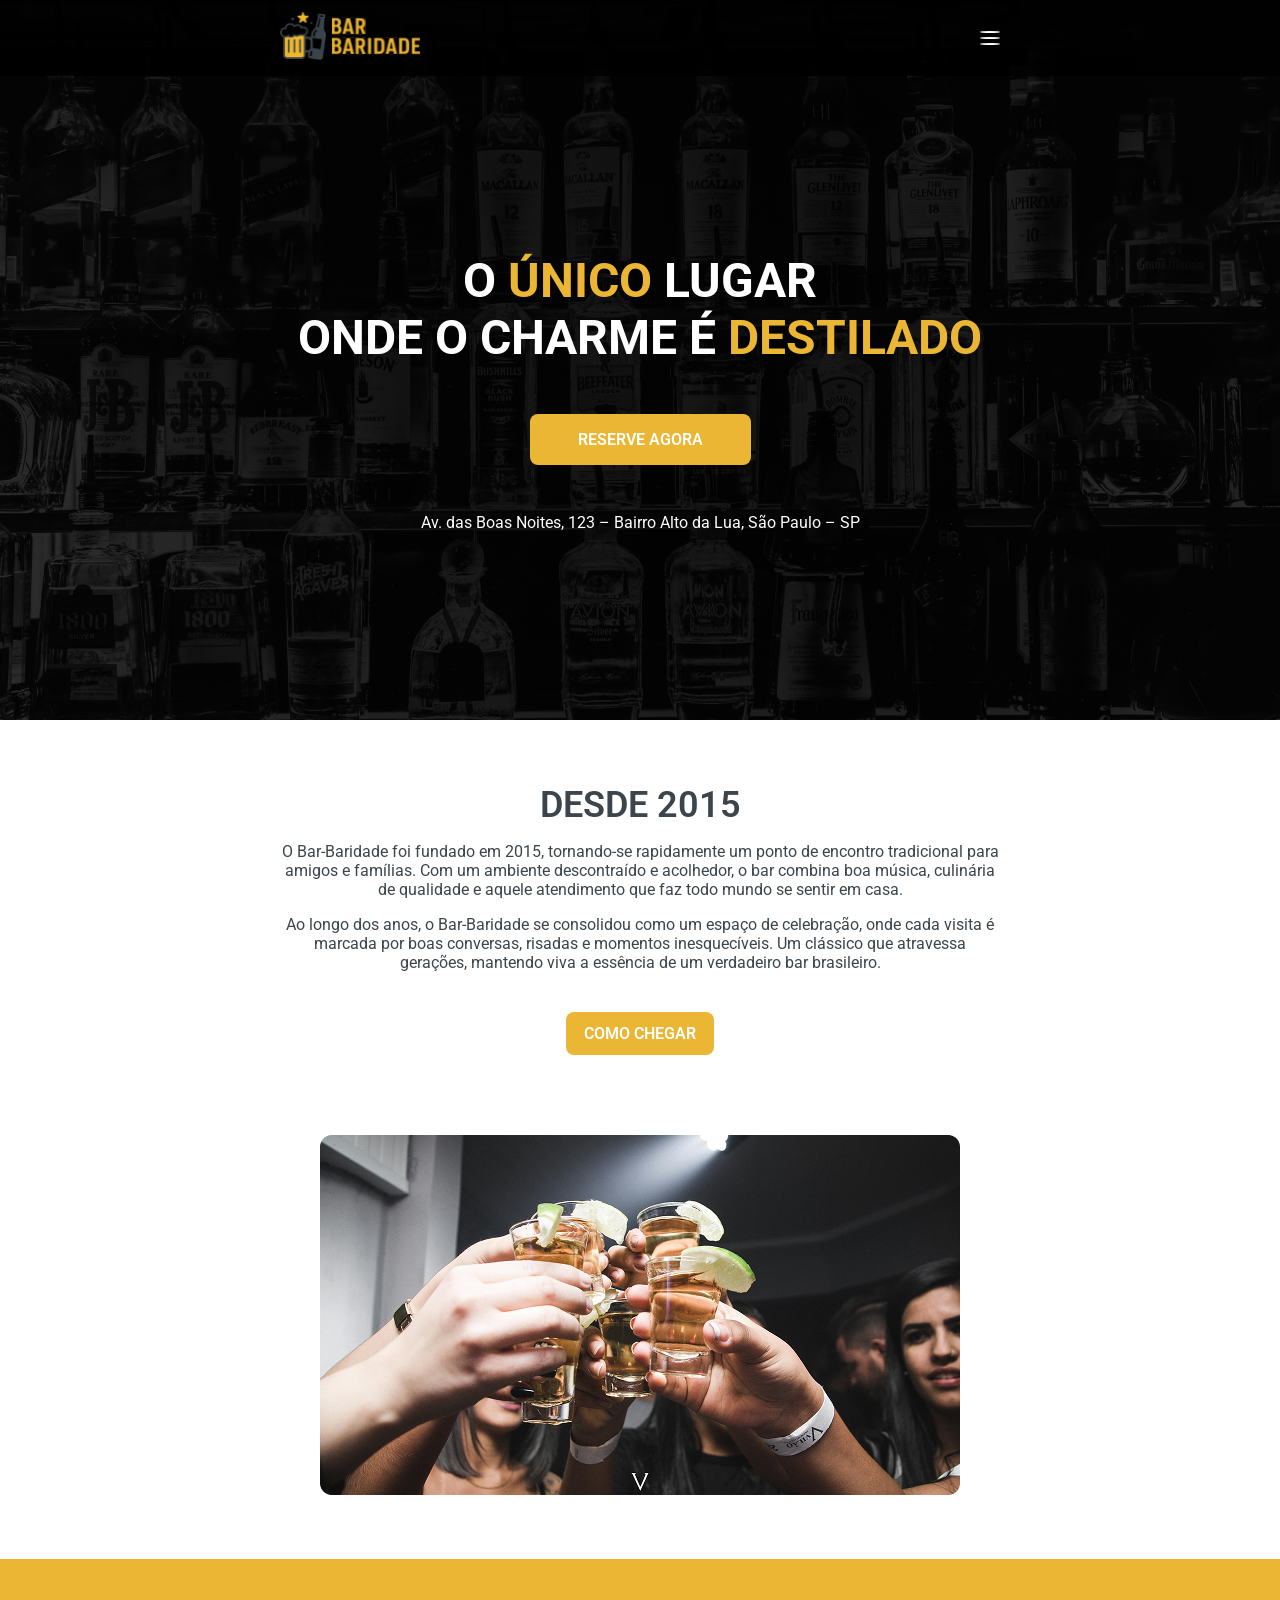
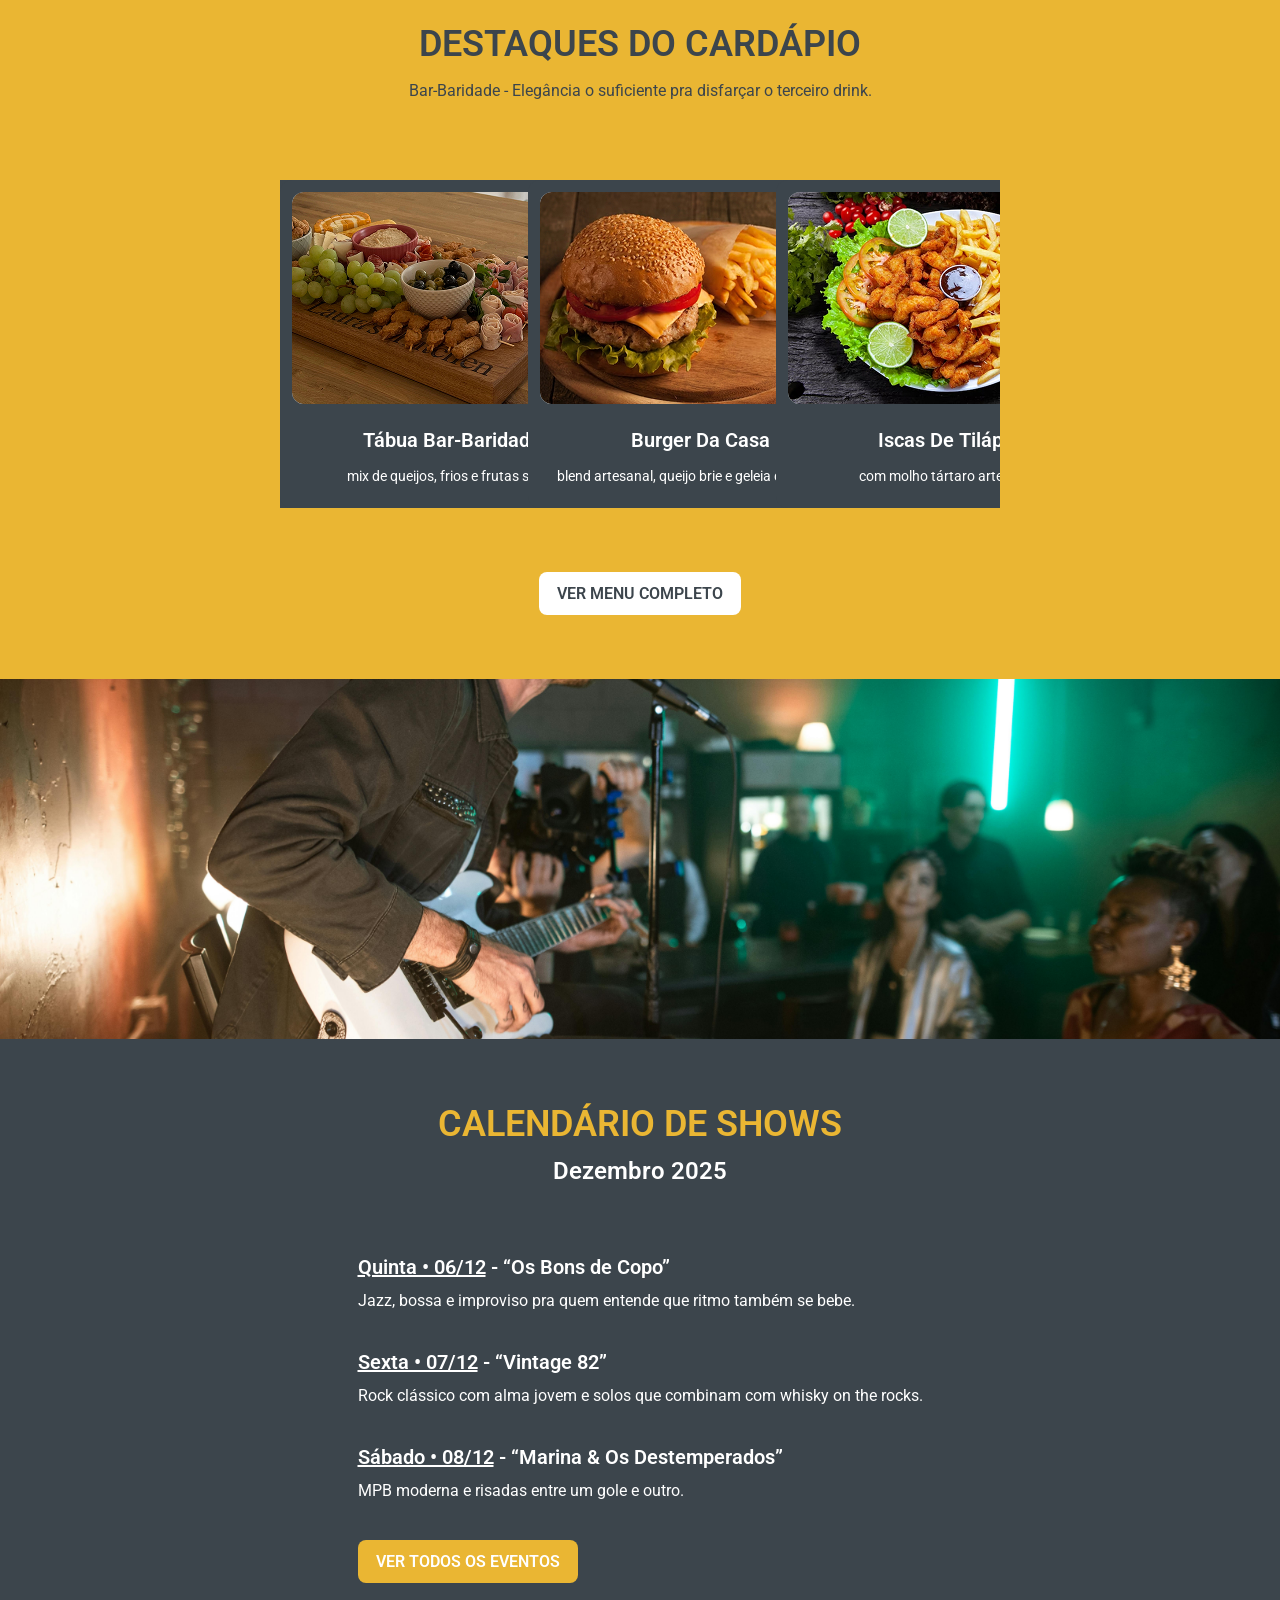
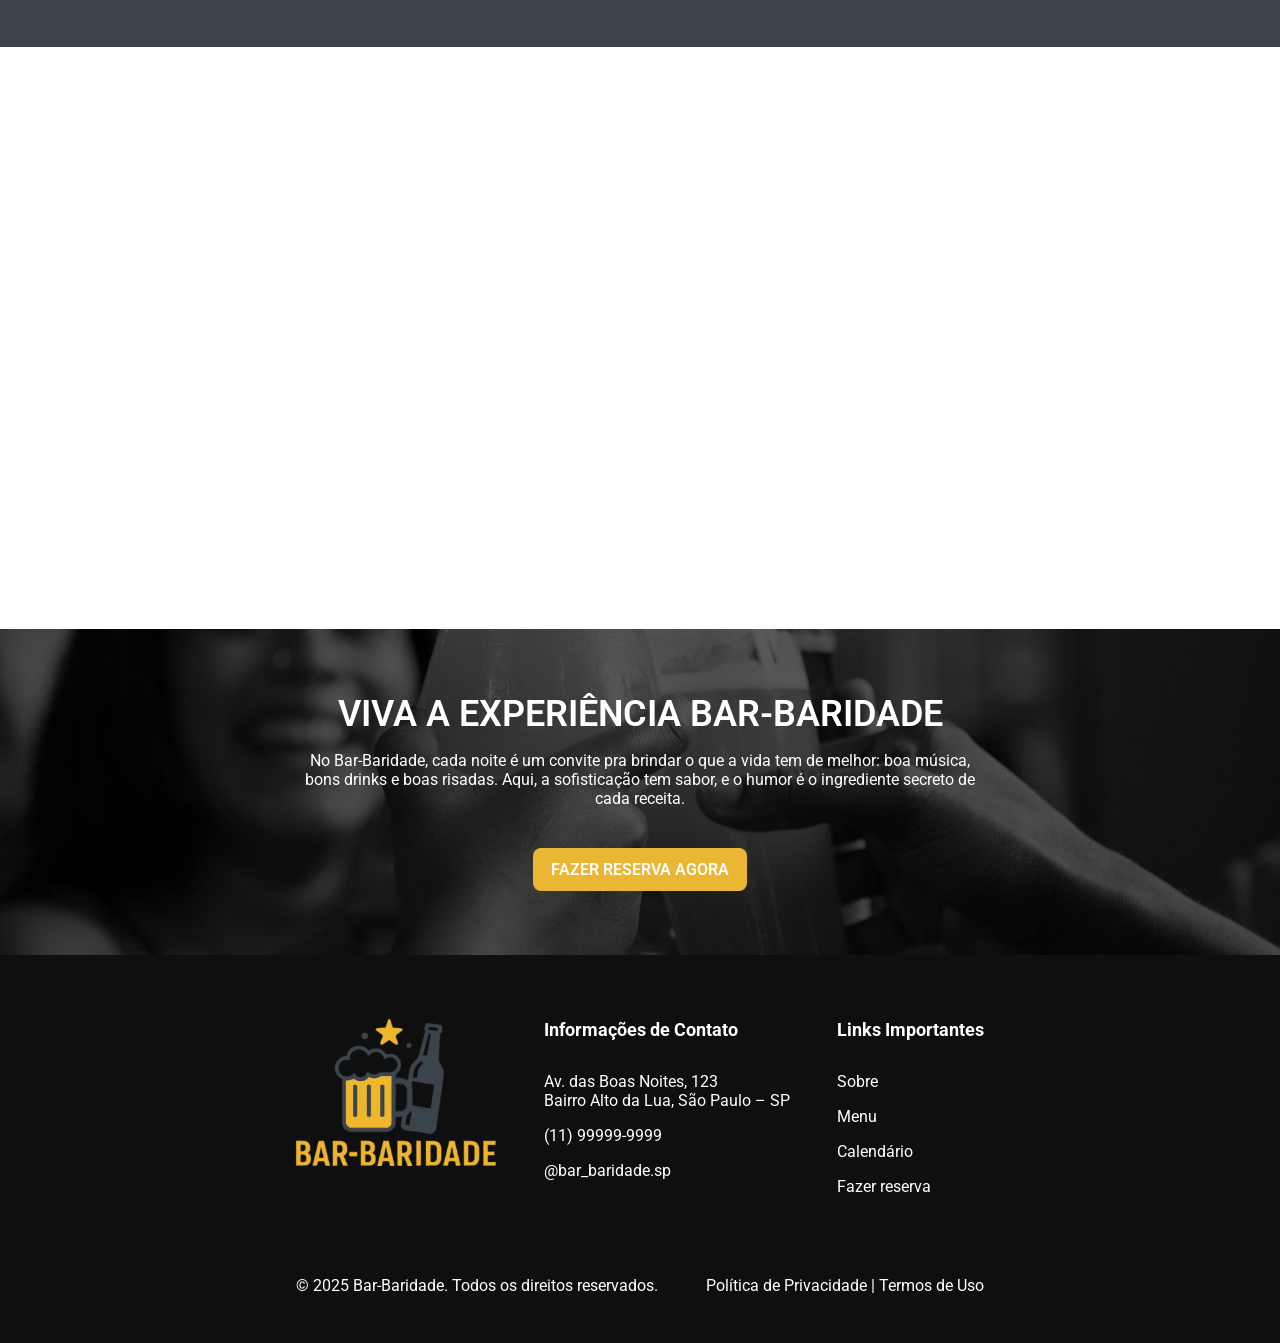
<file: index.html>
<!DOCTYPE html>
<html lang="pt-br">
  <head>
    <meta charset="UTF-8" />
    <meta name="viewport" content="width=device-width, initial-scale=1.0" />
    <title>Bar-Baridade | O Único Lugar Onde o Charme é Destilado</title>
    <link rel="stylesheet" href="assets/styles/style.css" />
    <link rel="stylesheet" href="assets/styles/home.css" />
    <link
      rel="stylesheet"
      href="https://cdn.jsdelivr.net/npm/swiper@11/swiper-bundle.min.css"
    />
    <link
      rel="shortcut icon"
      href="assets/images/id/favicon-bar-baridade-96x96.png"
      type="image/x-icon"
    />
  </head>
  <body>
    <div id="header-root"></div>
    <section id="hero-section">
      <div class="swiper swiper-hero-section">
        <div class="swiper-wrapper">
          <div class="swiper-slide">
            <div class="slider-hero-1"></div>
          </div>
          <div class="swiper-slide">
            <div class="slider-hero-2"></div>
          </div>
          <div class="swiper-slide">
            <div class="slider-hero-3"></div>
          </div>
          <div class="swiper-slide">
            <div class="slider-hero-4"></div>
          </div>
        </div>
      </div>
      <div class="slider-text flex">
        <h1>
          O <span>ÚNICO</span> LUGAR <br />
          ONDE O CHARME É <span>DESTILADO</span>
        </h1>
        <a href="reserva.html" class="btn-default">Reserve agora</a>
        <p>Av. das Boas Noites, 123 – Bairro Alto da Lua, São Paulo – SP</p>
      </div>
    </section>
    <div id="sobre-root"></div>
    <div id="menu-root"></div>
    <section class="flex" id="calendario-section">
      <div class="img-calendario"></div>
      <div class="text-calendario">
        <h2>Calendário de Shows</h2>
        <h3>Dezembro 2025</h3>
        <div class="bandas-calendario">
          <div>
            <p class="calendario-banda-title">
              <span>Quinta • 06/12</span> - “Os Bons de Copo”
            </p>
            <p class="calendario-banda-desc">
              Jazz, bossa e improviso pra quem entende que ritmo também se bebe.
            </p>
          </div>
          <div>
            <p class="calendario-banda-title">
              <span>Sexta • 07/12</span> - “Vintage 82”
            </p>
            <p class="calendario-banda-desc">
              Rock clássico com alma jovem e solos que combinam com whisky on
              the rocks.
            </p>
          </div>
          <div>
            <p class="calendario-banda-title">
              <span>Sábado • 08/12</span> - “Marina & Os Destemperados”
            </p>
            <p class="calendario-banda-desc">
              MPB moderna e risadas entre um gole e outro.
            </p>
          </div>
          <a href="calendario.html" class="btn-tertiary"
            >Ver todos os eventos</a
          >
        </div>
      </div>
    </section>
    <section class="iframe-maps">
      <div>
        <iframe
          src="https://www.google.com/maps/embed?pb=!1m18!1m12!1m3!1d467688.89495119266!2d-46.5952992!3d-23.6824124!2m3!1f0!2f0!3f0!3m2!1i1024!2i768!4f13.1!3m3!1m2!1s0x94ce448183a461d1%3A0x9ba94b08ff335bae!2zU8OjbyBQYXVsbywgU1A!5e0!3m2!1spt-BR!2sbr!4v1764451555763!5m2!1spt-BR!2sbr"
          width="100%"
          height="450"
          style="border: 0"
          allowfullscreen=""
          loading="lazy"
          referrerpolicy="no-referrer-when-downgrade"
        ></iframe>
      </div>
    </section>
    <div id="footer-root"></div>

    <script src="components/header/header.js"></script>
    <script src="components/sobre/sobre.js"></script>
    <script src="components/menu/menu.js"></script>
    <script src="components/footer/footer.js"></script>
    <script src="assets/scripts/swiper.js"></script>
    <script src="assets/scripts/menu-hamburger.js"></script>
    <script src="https://cdn.jsdelivr.net/npm/swiper@11/swiper-bundle.min.js"></script>

    <script>
      var swiper = new Swiper(".swiper-hero-section", {
        spaceBetween: 0,
        centeredSlides: true,
        autoplay: {
          delay: 2500,
          disableOnInteraction: false,
        },
        loop: true,
      });

      setTimeout(() => {
        swiper.update();
        swiper.autoplay.start();
      }, 100);
    </script>
  </body>
</html>
</file>
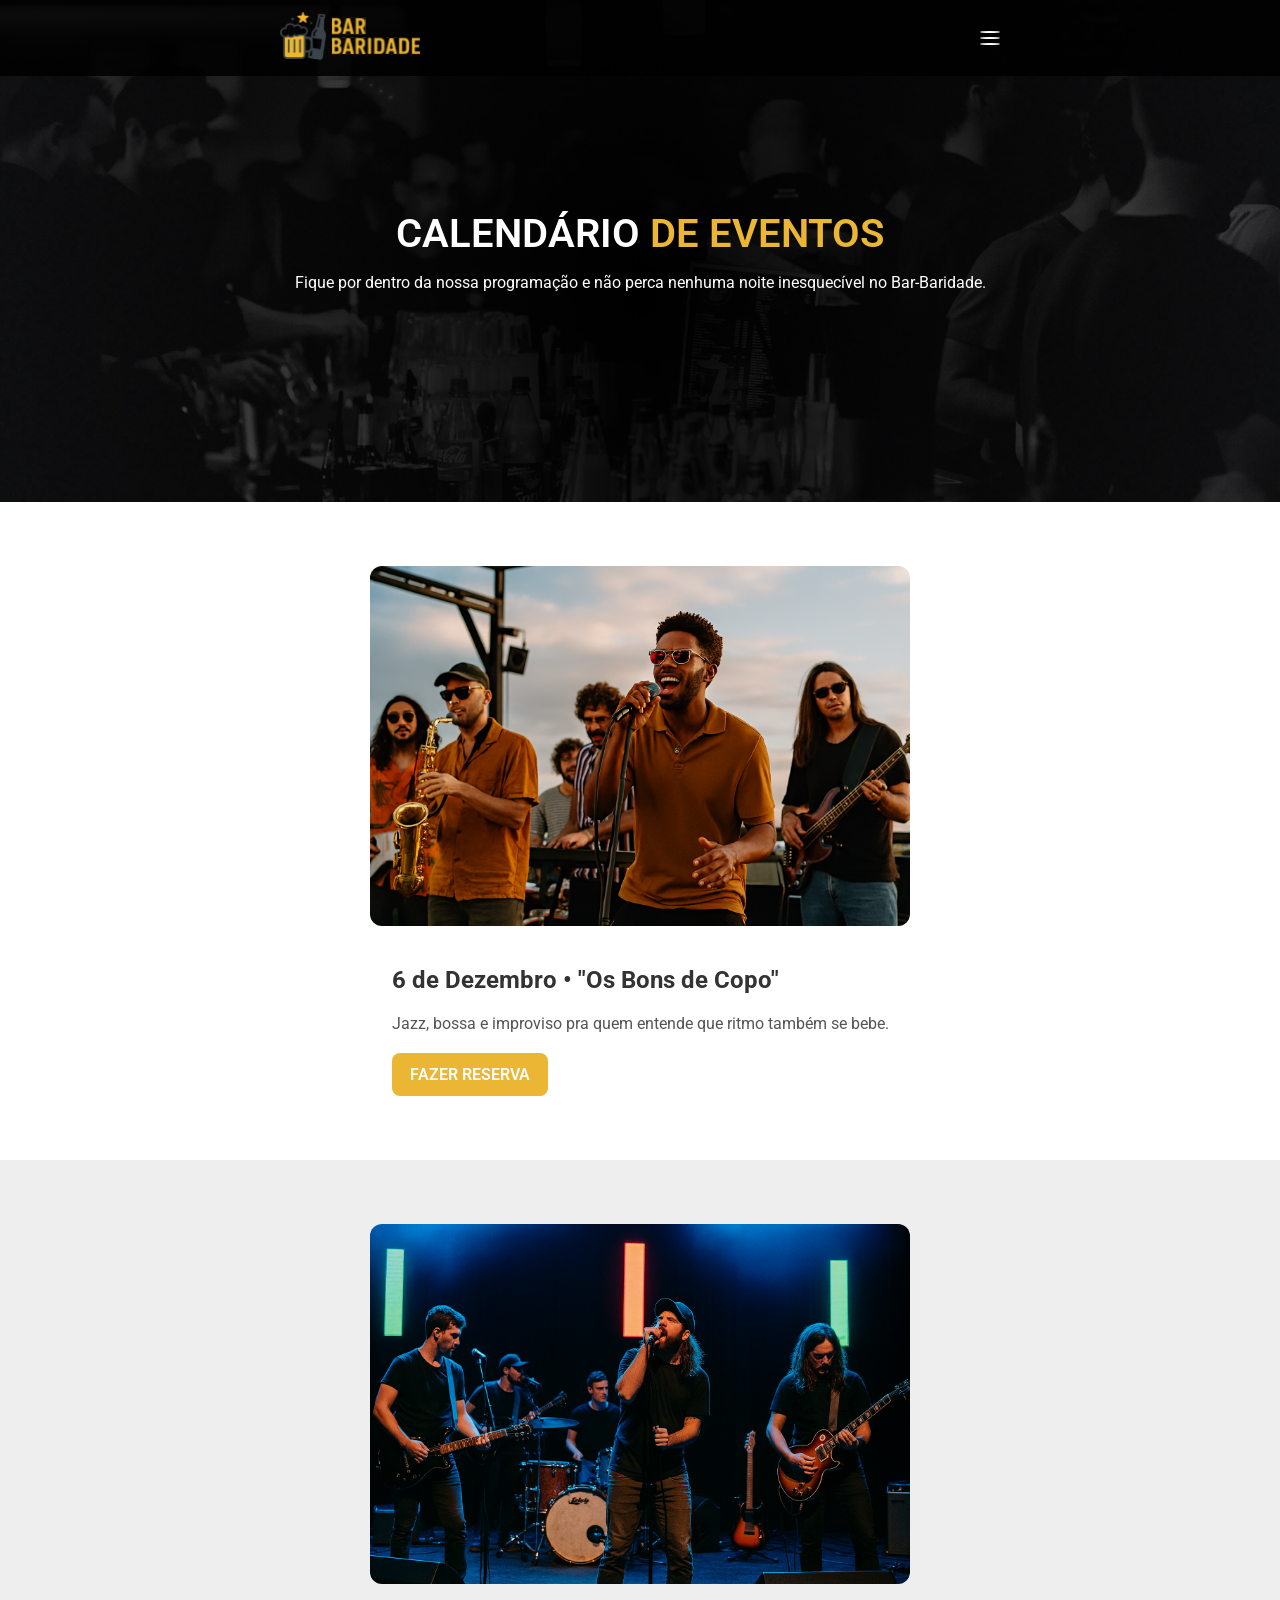
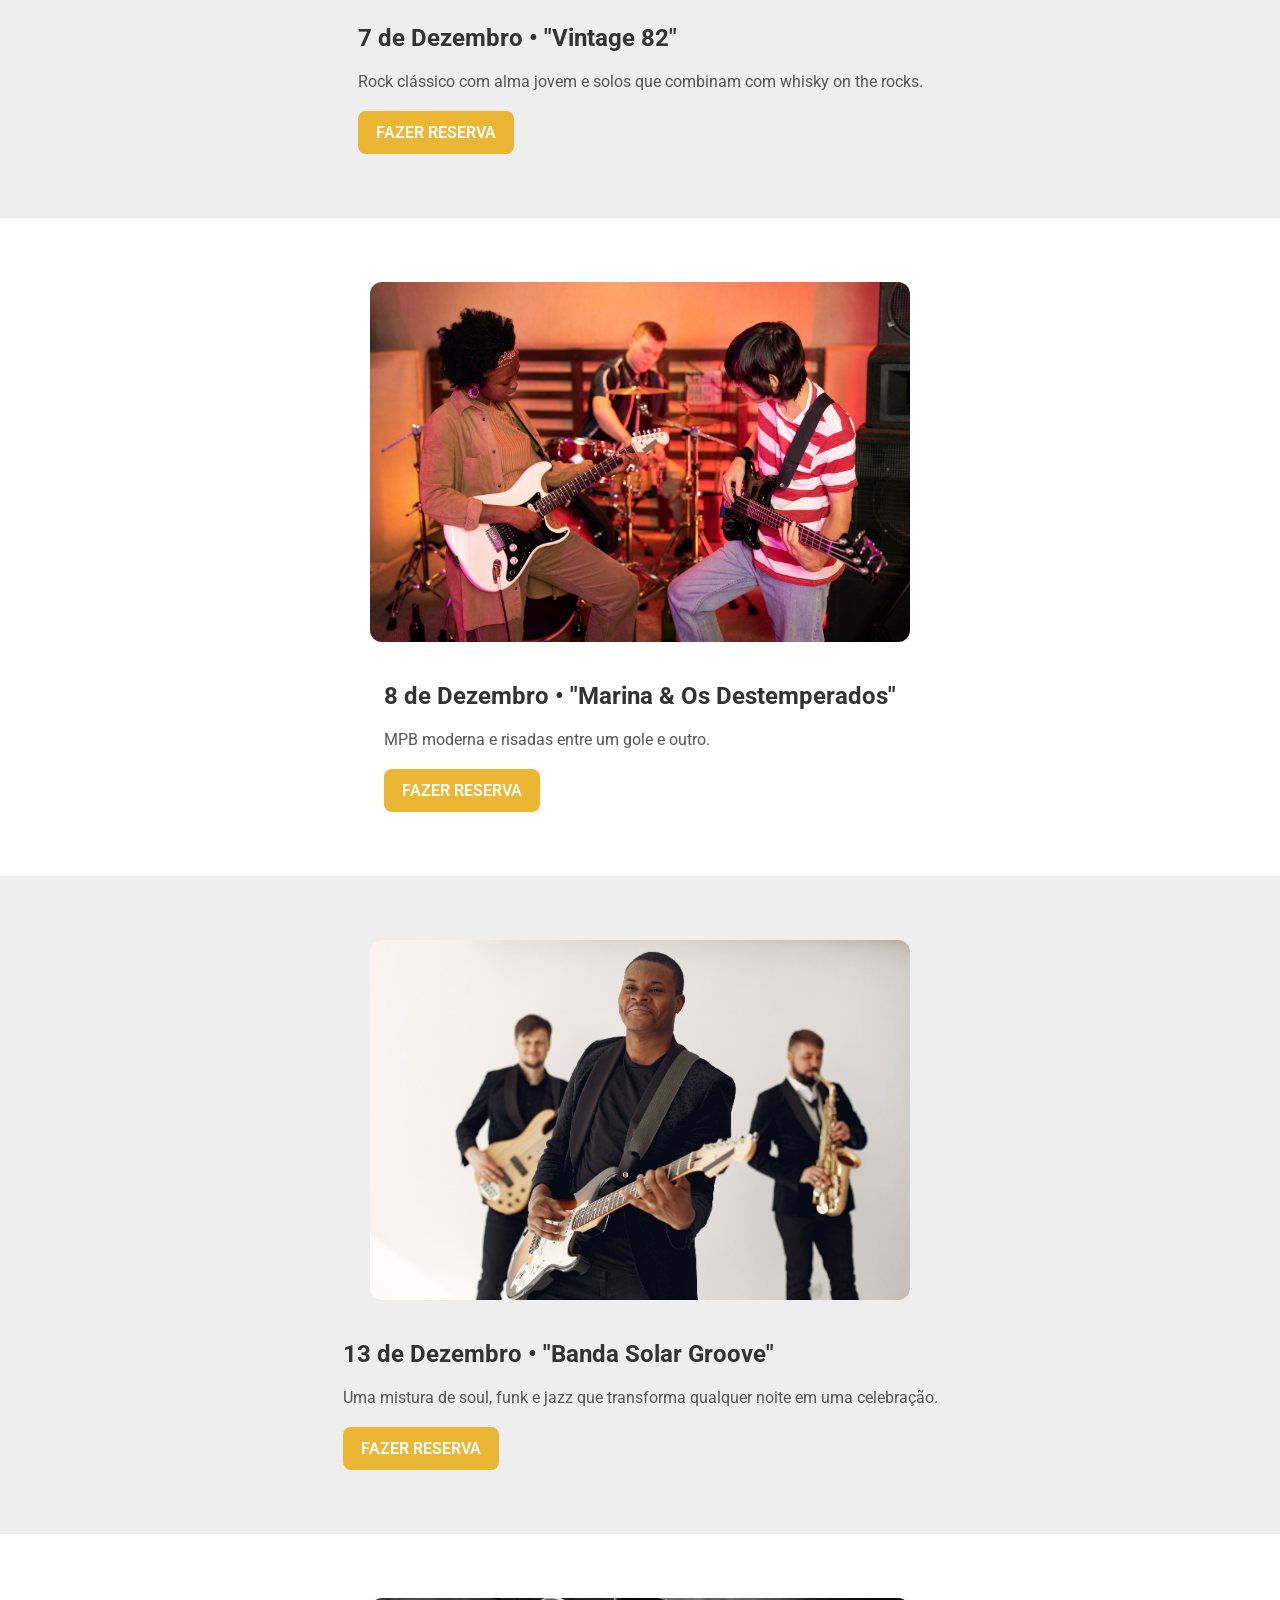
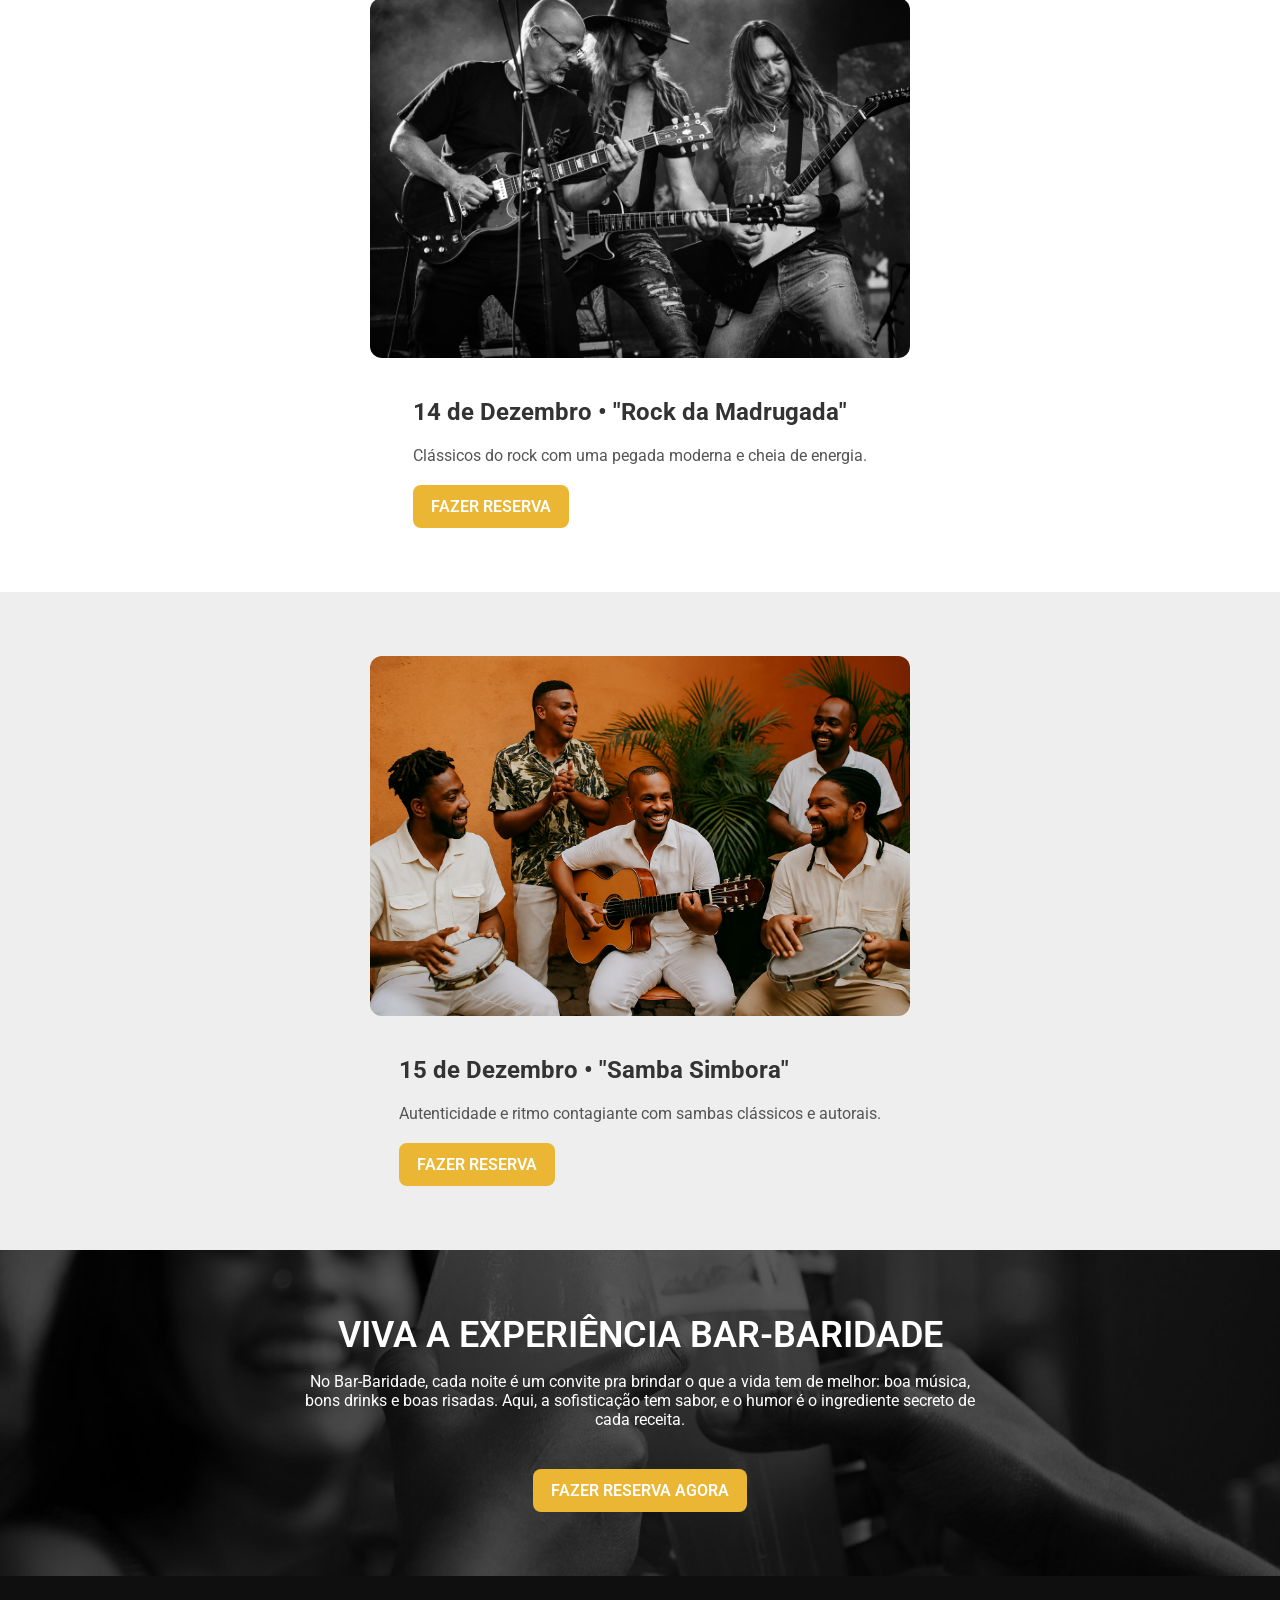
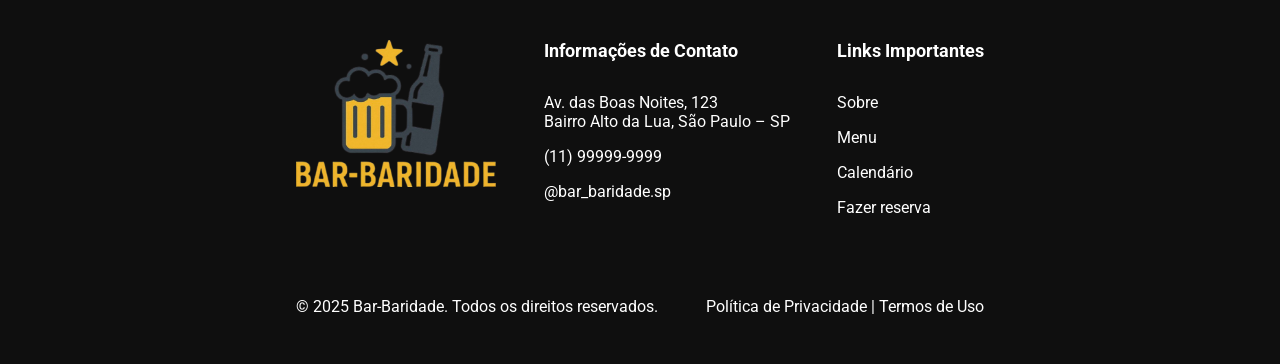
<file: calendario.html>
<!DOCTYPE html>
<html lang="pt-br">
  <head>
    <meta charset="UTF-8" />
    <meta name="viewport" content="width=device-width, initial-scale=1.0" />
    <title>Bar-Baridade | Calendário</title>
    <link rel="stylesheet" href="assets/styles/style.css" />
    <link rel="stylesheet" href="assets/styles/calendario.css" />
    <link
      rel="shortcut icon"
      href="assets/images/id/favicon-bar-baridade-96x96.png"
      type="image/x-icon"
    />
  </head>
  <body>
    <div id="header-root"></div>
    <div id="hero-subpage-root"></div>

    <section>
      <div class="show-section flex">
        <img src="assets/images/jazz.png" alt="Jazz" />

        <div class="show-text flex">
          <h2>6 de Dezembro • "Os Bons de Copo"</h2>
          <p>
            Jazz, bossa e improviso pra quem entende que ritmo também se bebe.
          </p>
          <a href="reserva.html" class="btn-default">Fazer Reserva</a>
        </div>
      </div>

      <div class="show-section flex">
        <img src="assets/images/vintage-82.png" alt="Vintage 82" />

        <div class="show-text flex">
          <h2>7 de Dezembro • "Vintage 82"</h2>
          <p>
            Rock clássico com alma jovem e solos que combinam com whisky on the
            rocks.
          </p>
          <a href="reserva.html" class="btn-default">Fazer Reserva</a>
        </div>
      </div>

      <div class="show-section flex">
        <img
          src="assets/images/marina-e-os-destemperados.jpg"
          alt="Marina & Os Destemperados"
        />

        <div class="show-text flex">
          <h2>8 de Dezembro • "Marina & Os Destemperados"</h2>
          <p>MPB moderna e risadas entre um gole e outro.</p>
          <a href="reserva.html" class="btn-default">Fazer Reserva</a>
        </div>
      </div>
      <div class="show-section flex">
        <img src="assets/images/solar-groove.jpg" alt="Banda Solar Groove" />

        <div class="show-text flex">
          <h2>13 de Dezembro • "Banda Solar Groove"</h2>
          <p>
            Uma mistura de soul, funk e jazz que transforma qualquer noite em
            uma celebração.
          </p>
          <a href="reserva.html" class="btn-default">Fazer Reserva</a>
        </div>
      </div>

      <div class="show-section flex">
        <img
          src="assets/images/rock-da-madrugada.jpg"
          alt="Rock da Madrugada"
        />

        <div class="show-text flex">
          <h2>14 de Dezembro • "Rock da Madrugada"</h2>
          <p>Clássicos do rock com uma pegada moderna e cheia de energia.</p>
          <a href="reserva.html" class="btn-default">Fazer Reserva</a>
        </div>
      </div>

      <div class="show-section flex">
        <img src="assets/images/samba-simbora.png" alt="Samba Simbora" />

        <div class="show-text flex">
          <h2>15 de Dezembro • "Samba Simbora"</h2>
          <p>
            Autenticidade e ritmo contagiante com sambas clássicos e autorais.
          </p>
          <a href="reserva.html" class="btn-default">Fazer Reserva</a>
        </div>
      </div>
    </section>

    <div id="footer-root"></div>

    <script src="components/header/header.js"></script>
    <script src="components/hero-subpages/hero-subpages.js"></script>
    <script src="components/footer/footer.js"></script>
    <script src="assets/scripts/menu-hamburger.js"></script>
    <script>
      CreateHeroSubpages(
        "Calendário <span>de Eventos</span>",
        "Fique por dentro da nossa programação e não perca nenhuma noite inesquecível no Bar-Baridade."
      );
    </script>
  </body>
</html>
</file>
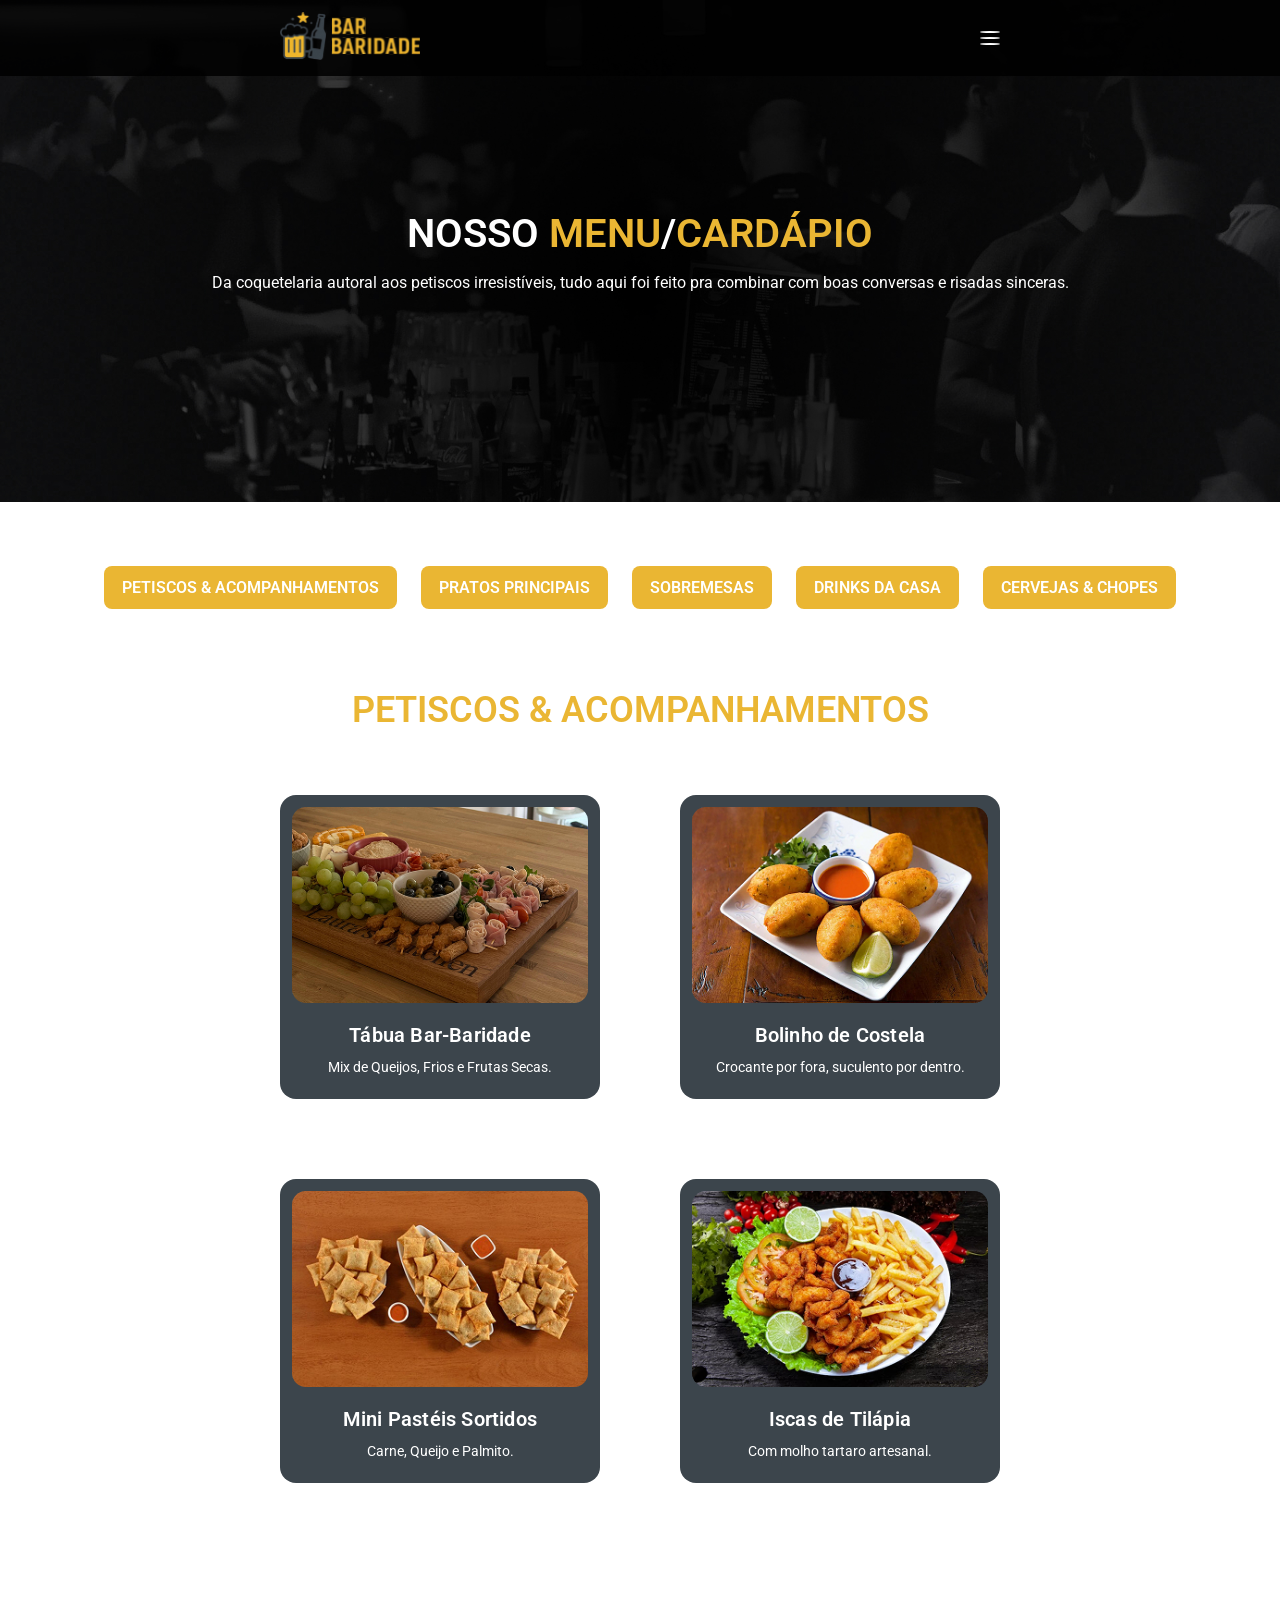
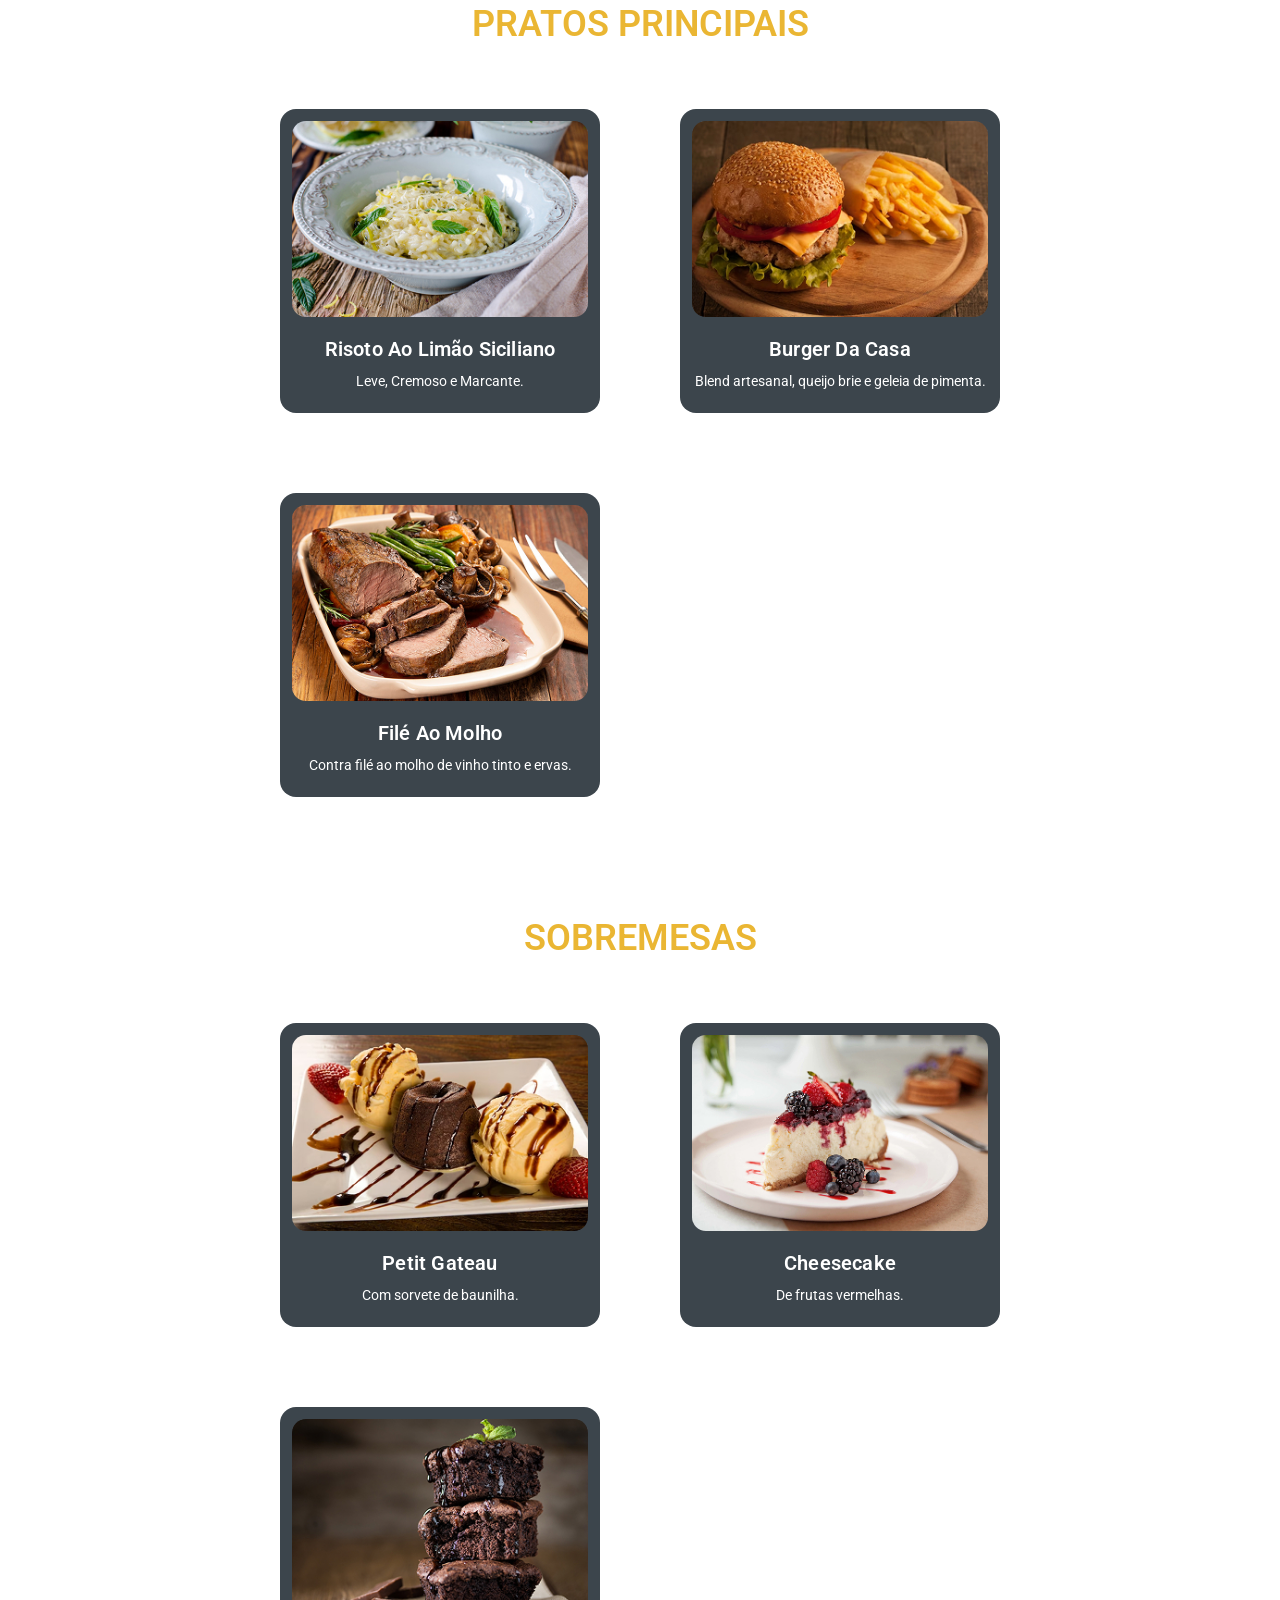
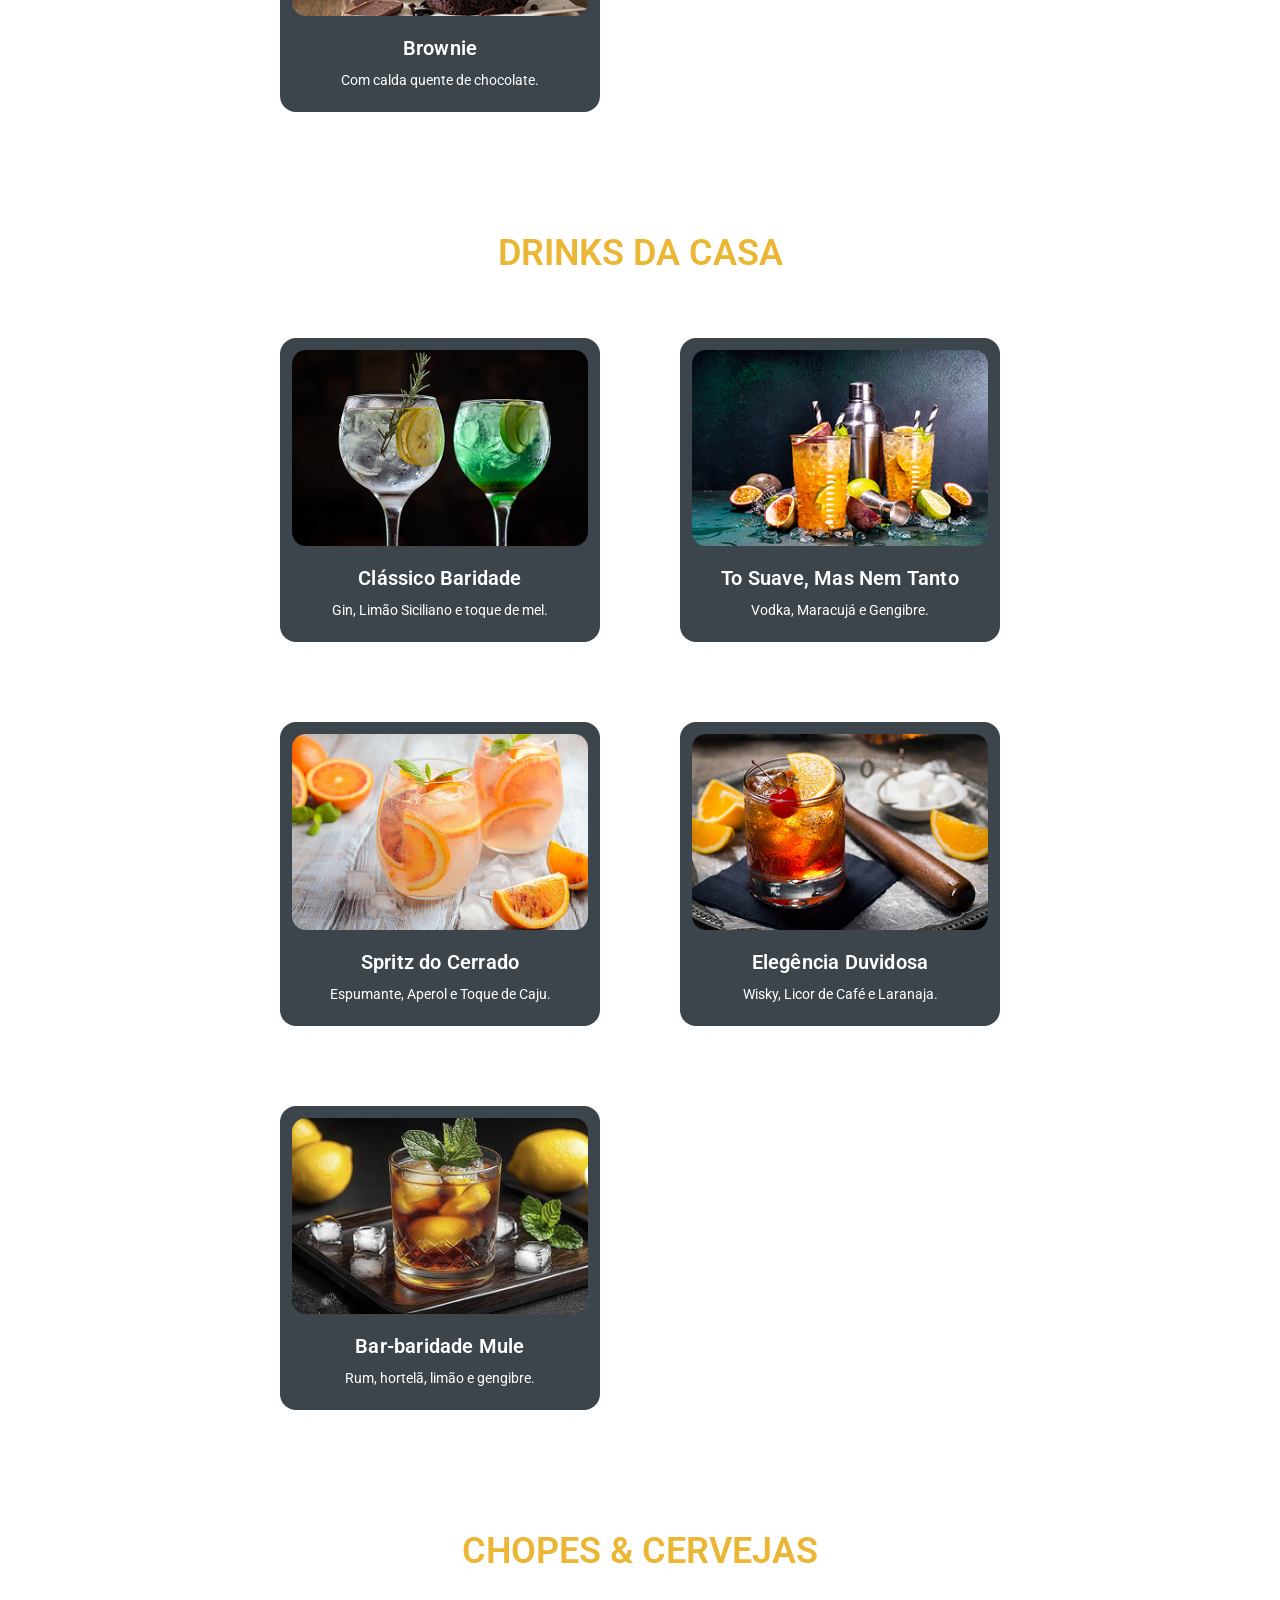
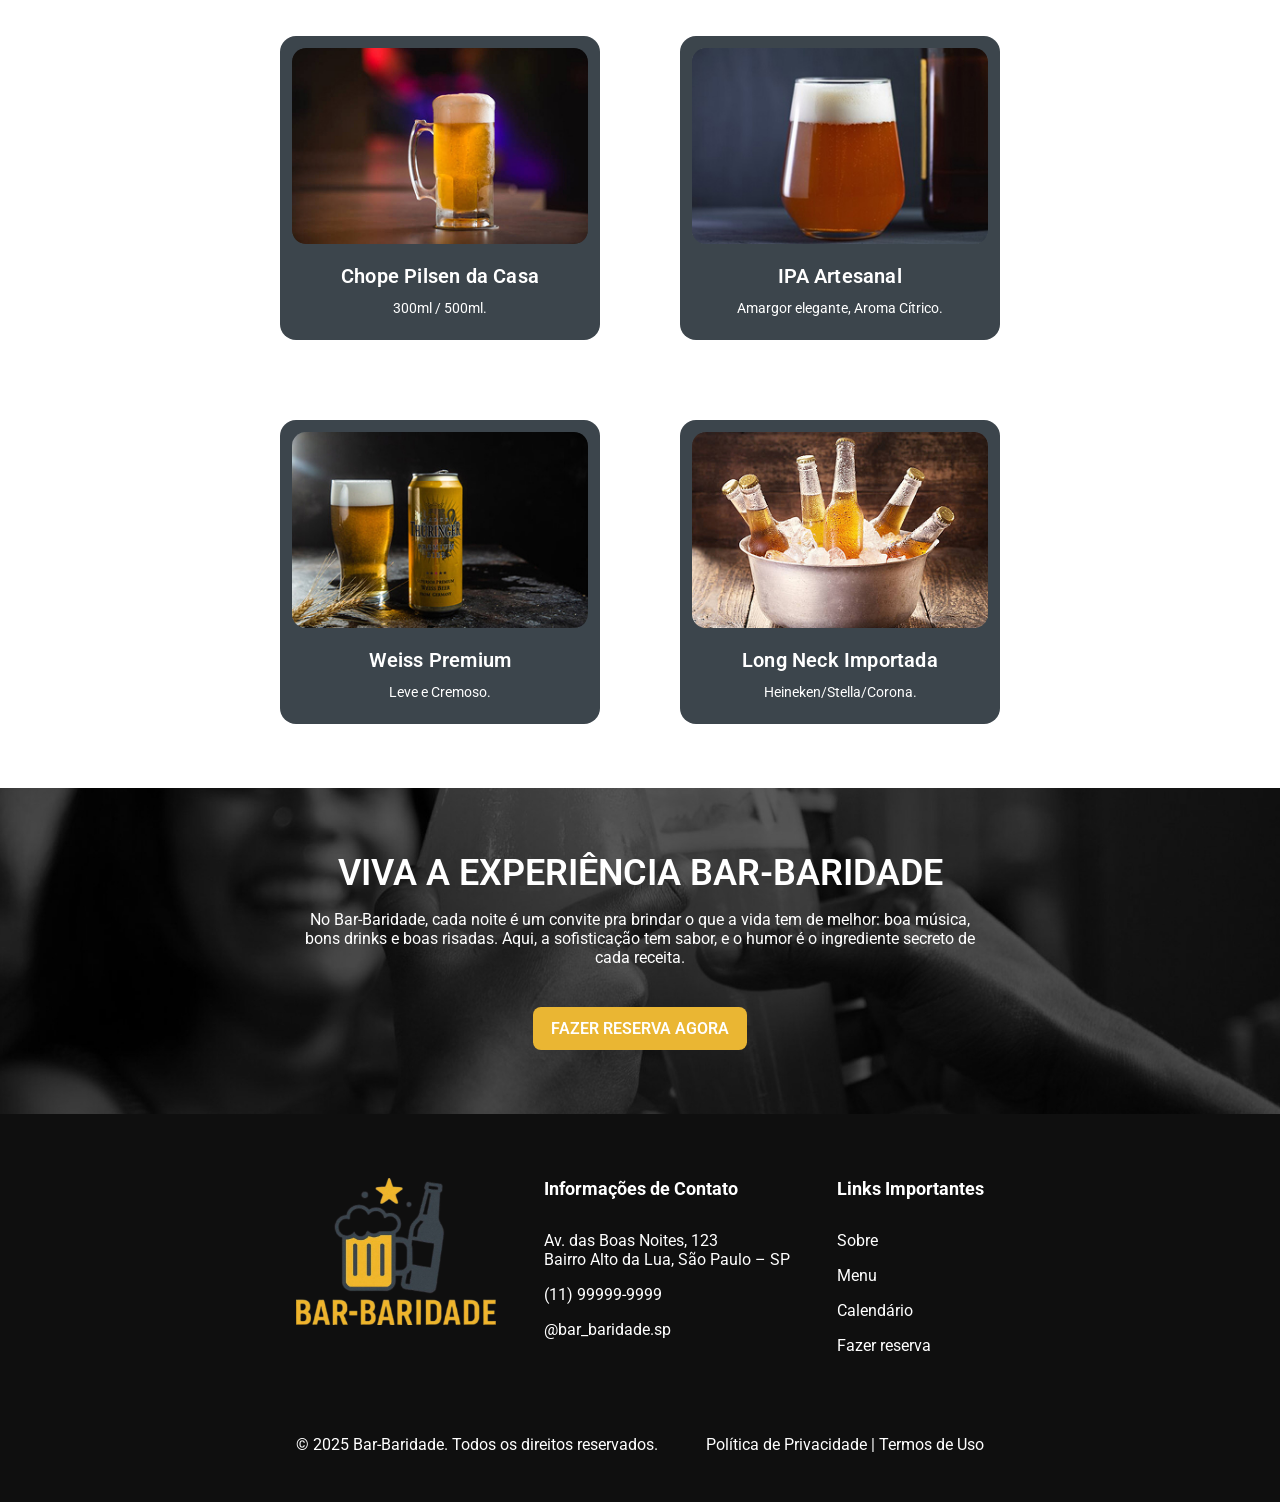
<file: menu.html>
<!DOCTYPE html>
<html lang="pt-br">
  <head>
    <meta charset="UTF-8" />
    <meta name="viewport" content="width=device-width, initial-scale=1.0" />
    <title>Bar-Baridade | Menu</title>
    <link rel="stylesheet" href="assets/styles/style.css" />
    <link rel="stylesheet" href="assets/styles/menu.css" />
    <link
      rel="shortcut icon"
      href="assets/images/id/favicon-bar-baridade-96x96.png"
      type="image/x-icon"
    />
  </head>
  <body>
    <div id="header-root"></div>
    <div id="hero-subpage-root"></div>

    <section id="menu-section">
      <div class="categorias">
        <a href="#petiscos" class="btn-default">Petiscos & Acompanhamentos</a>
        <a href="#pratos-principais" class="btn-default">Pratos Principais</a>
        <a href="#sobremesas" class="btn-default">Sobremesas</a>
        <a href="#drinks" class="btn-default">Drinks da Casa</a>
        <a href="#cervejas" class="btn-default">Cervejas & Chopes</a>
      </div>
      <div class="menu-grid container">
        <div class="section" id="petiscos">
          <h2>Petiscos & Acompanhamentos</h2>
          <div class="cards">
            <article class="card">
              <img
                src="assets/images/tabua-de-frios.jpg"
                alt="Tabúa de frios"
              />
              <h3>Tábua Bar-Baridade</h3>
              <p>Mix de Queijos, Frios e Frutas Secas.</p>
            </article>
            <article class="card">
              <img
                src="assets/images/bolinho-de-costela.jpg"
                alt="Bolinho de costela"
              />
              <h3>Bolinho de Costela</h3>
              <p>Crocante por fora, suculento por dentro.</p>
            </article>
            <article class="card">
              <img src="assets/images/mini-pasteis.jpg" alt="Minia pastéis" />
              <h3>Mini Pastéis Sortidos</h3>
              <p>Carne, Queijo e Palmito.</p>
            </article>
            <article class="card">
              <img
                src="assets/images/iscas-de-tilapia.jpg"
                alt="Iscas de tilápia"
              />
              <h3>Iscas de Tilápia</h3>
              <p>Com molho tartaro artesanal.</p>
            </article>
          </div>
        </div>
        <div class="section" id="pratos-principais">
          <h2>Pratos principais</h2>
          <div class="cards">
            <article class="card">
              <img
                src="assets/images/risoto-de-limao.jpg"
                alt="Risoto de limão siciliano com camarões"
              />
              <h3>Risoto Ao Limão Siciliano</h3>
              <p>Leve, Cremoso e Marcante.</p>
            </article>
            <article class="card">
              <img
                src="assets/images/burger-da-casa.jpg"
                alt="Burger da casa"
              />
              <h3>Burger Da Casa</h3>
              <p>Blend artesanal, queijo brie e geleia de pimenta.</p>
            </article>
            <article class="card">
              <img src="assets/images/file-ao-molho.jpg" alt="Filé Ao Molho" />

              <h3>Filé Ao Molho</h3>
              <p>Contra filé ao molho de vinho tinto e ervas.</p>
            </article>
          </div>
        </div>
        <div class="section" id="sobremesas">
          <h2>Sobremesas</h2>
          <div class="cards">
            <article class="card">
              <img
                src="assets/images/petit-gateau-com-sorvete-de-baunilha 1.jpg"
                alt="Petit Gateau com sorvete de baunilha"
              />
              <h3>Petit Gateau</h3>
              <p>Com sorvete de baunilha.</p>
            </article>
            <article class="card">
              <img
                src="assets/images/cheesecake-com-frutas-vermelhas.jpg"
                alt="Cheesecake de frutas vermelhas"
              />

              <h3>Cheesecake</h3>
              <p>De frutas vermelhas.</p>
            </article>
            <article class="card">
              <img
                src="assets/images/brownie-com-calda-de-chocolate.jpg"
                alt="Brownie com calda quente de chocolate"
              />

              <h3>Brownie</h3>
              <p>Com calda quente de chocolate.</p>
            </article>
          </div>
        </div>
        <div class="section" id="drinks">
          <h2>Drinks da Casa</h2>
          <div class="cards">
            <article class="card">
              <img
                src="assets/images/gin-limao-siciliano-e-toque-de-mel.jpg"
                alt="Clássico Baridade"
              />

              <h3>Clássico Baridade</h3>
              <p>Gin, Limão Siciliano e toque de mel.</p>
            </article>
            <article class="card">
              <img
                src="assets/images/vodka-maracuja-e-gengibre.jpg"
                alt="To Suave Mas Nem Tanto"
              />

              <h3>To Suave, Mas Nem Tanto</h3>
              <p>Vodka, Maracujá e Gengibre.</p>
            </article>
            <article class="card">
              <img
                src="assets/images/espumante-aperol-e-toque-de-caju.jpg"
                alt="Tropical Baridade"
              />

              <h3>Spritz do Cerrado</h3>
              <p>Espumante, Aperol e Toque de Caju.</p>
            </article>
            <article class="card">
              <img
                src="assets/images/whisky-licor-de-cafe-e-raspas-de-laranja.jpg"
                alt="Elegancia Duvidosa"
              />

              <h3>Elegência Duvidosa</h3>
              <p>Wisky, Licor de Café e Laranaja.</p>
            </article>
            <article class="card">
              <img
                src="assets/images/rum-hortela-limao-e-gengibre.jpg"
                alt="Elegancia Duvidosa"
              />

              <h3>Bar-baridade Mule</h3>
              <p>Rum, hortelã, limão e gengibre.</p>
            </article>
          </div>
        </div>
        <div class="section" id="cervejas">
          <h2>Chopes & Cervejas</h2>
          <div class="cards">
            <article class="card">
              <img
                src="assets/images/chopp-da-casa.jpg"
                alt="Chope pilsen da casa"
              />

              <h3>Chope Pilsen da Casa</h3>
              <p>300ml / 500ml.</p>
            </article>
            <article class="card">
              <img src="assets/images/ipa-artesanal.jpg" alt="IPA artesanal" />

              <h3>IPA Artesanal</h3>
              <p>Amargor elegante, Aroma Cítrico.</p>
            </article>
            <article class="card">
              <img src="assets/images/weiss-premium.jpg" alt="Weiss Premium" />

              <h3>Weiss Premium</h3>
              <p>Leve e Cremoso.</p>
            </article>
            <article class="card">
              <img src="assets/images/long-neck.jpg" alt="Long Neck" />

              <h3>Long Neck Importada</h3>
              <p>Heineken/Stella/Corona.</p>
            </article>
          </div>
        </div>
      </div>
    </section>
    <div id="footer-root"></div>
    <script src="components/header/header.js"></script>
    <script src="components/footer/footer.js"></script>
    <script src="assets/scripts/menu-hamburger.js"></script>
    <script src="components/hero-subpages/hero-subpages.js"></script>
    <script>
      CreateHeroSubpages(
        "Nosso <span>Menu</span>/<span>Cardápio</span>",
        "Da coquetelaria autoral aos petiscos irresistíveis, tudo aqui foi feito pra combinar com boas conversas e risadas sinceras."
      );
    </script>
  </body>
</html>
</file>
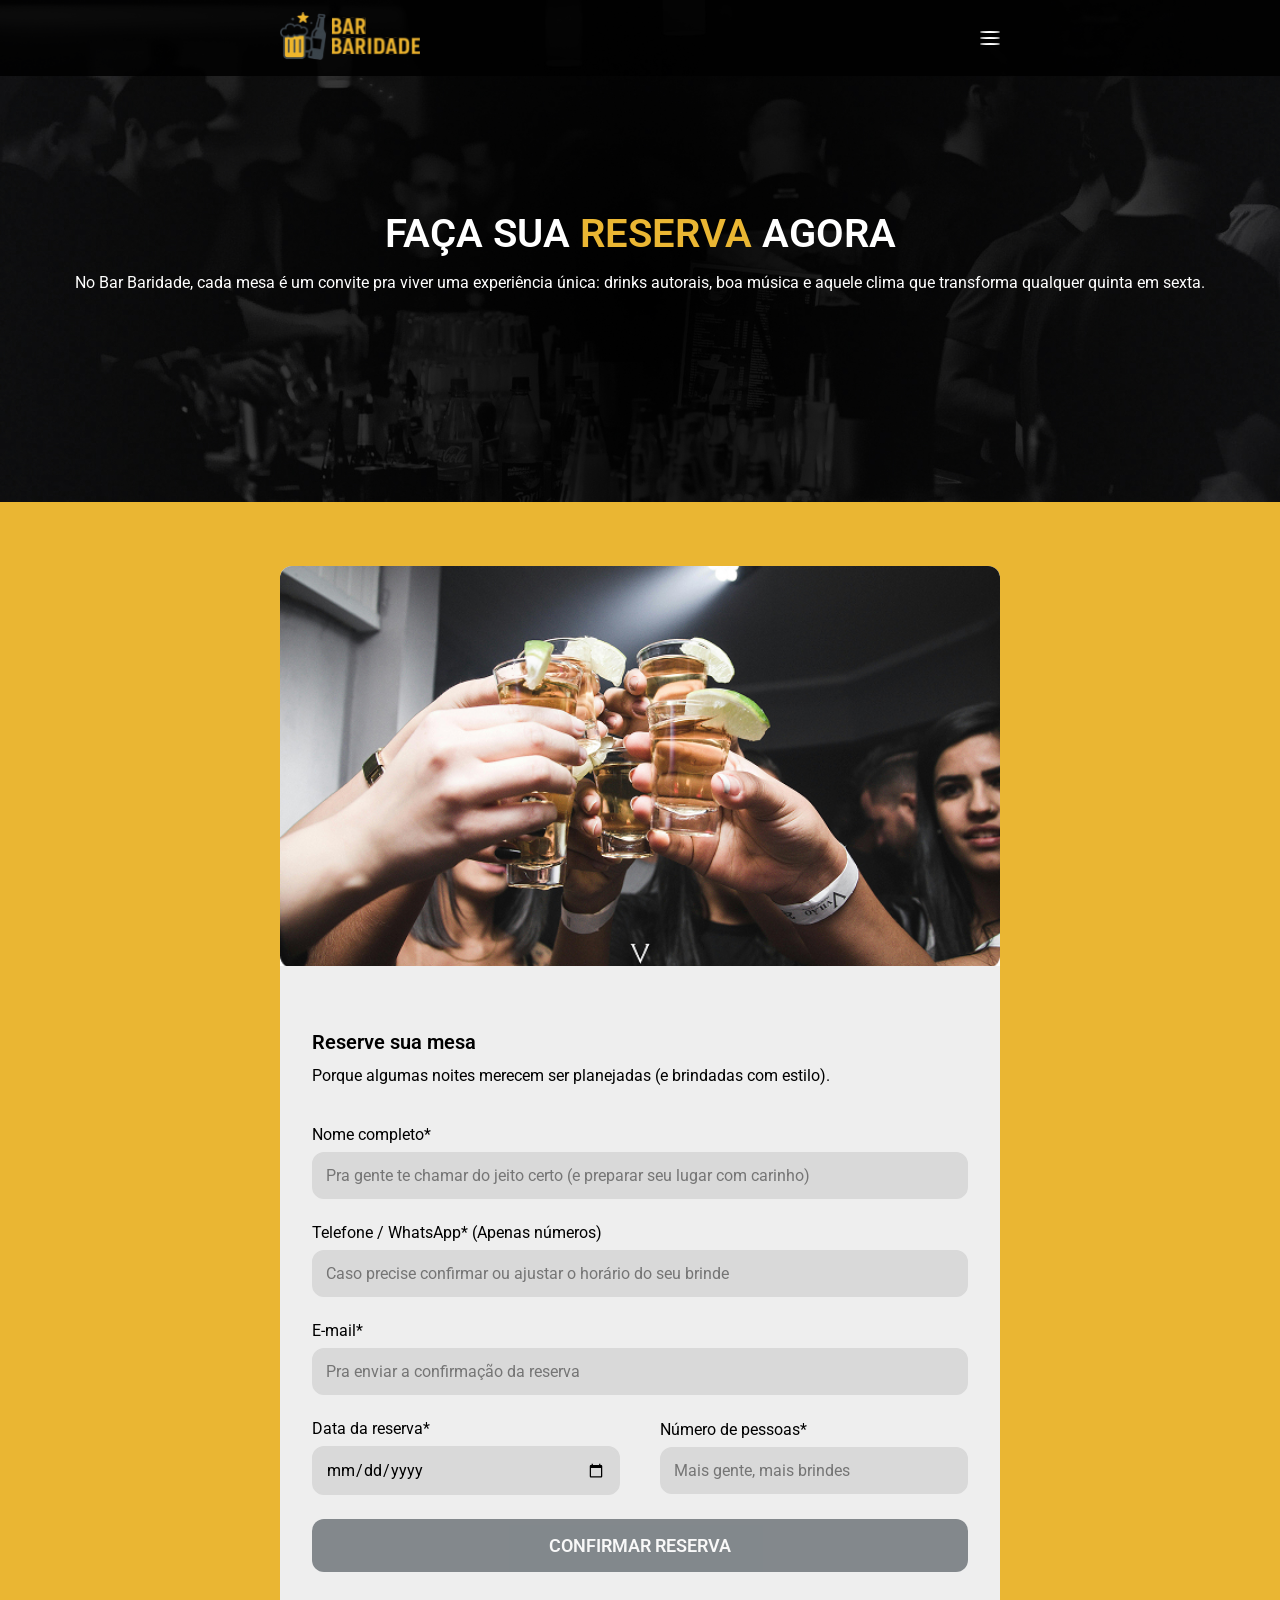
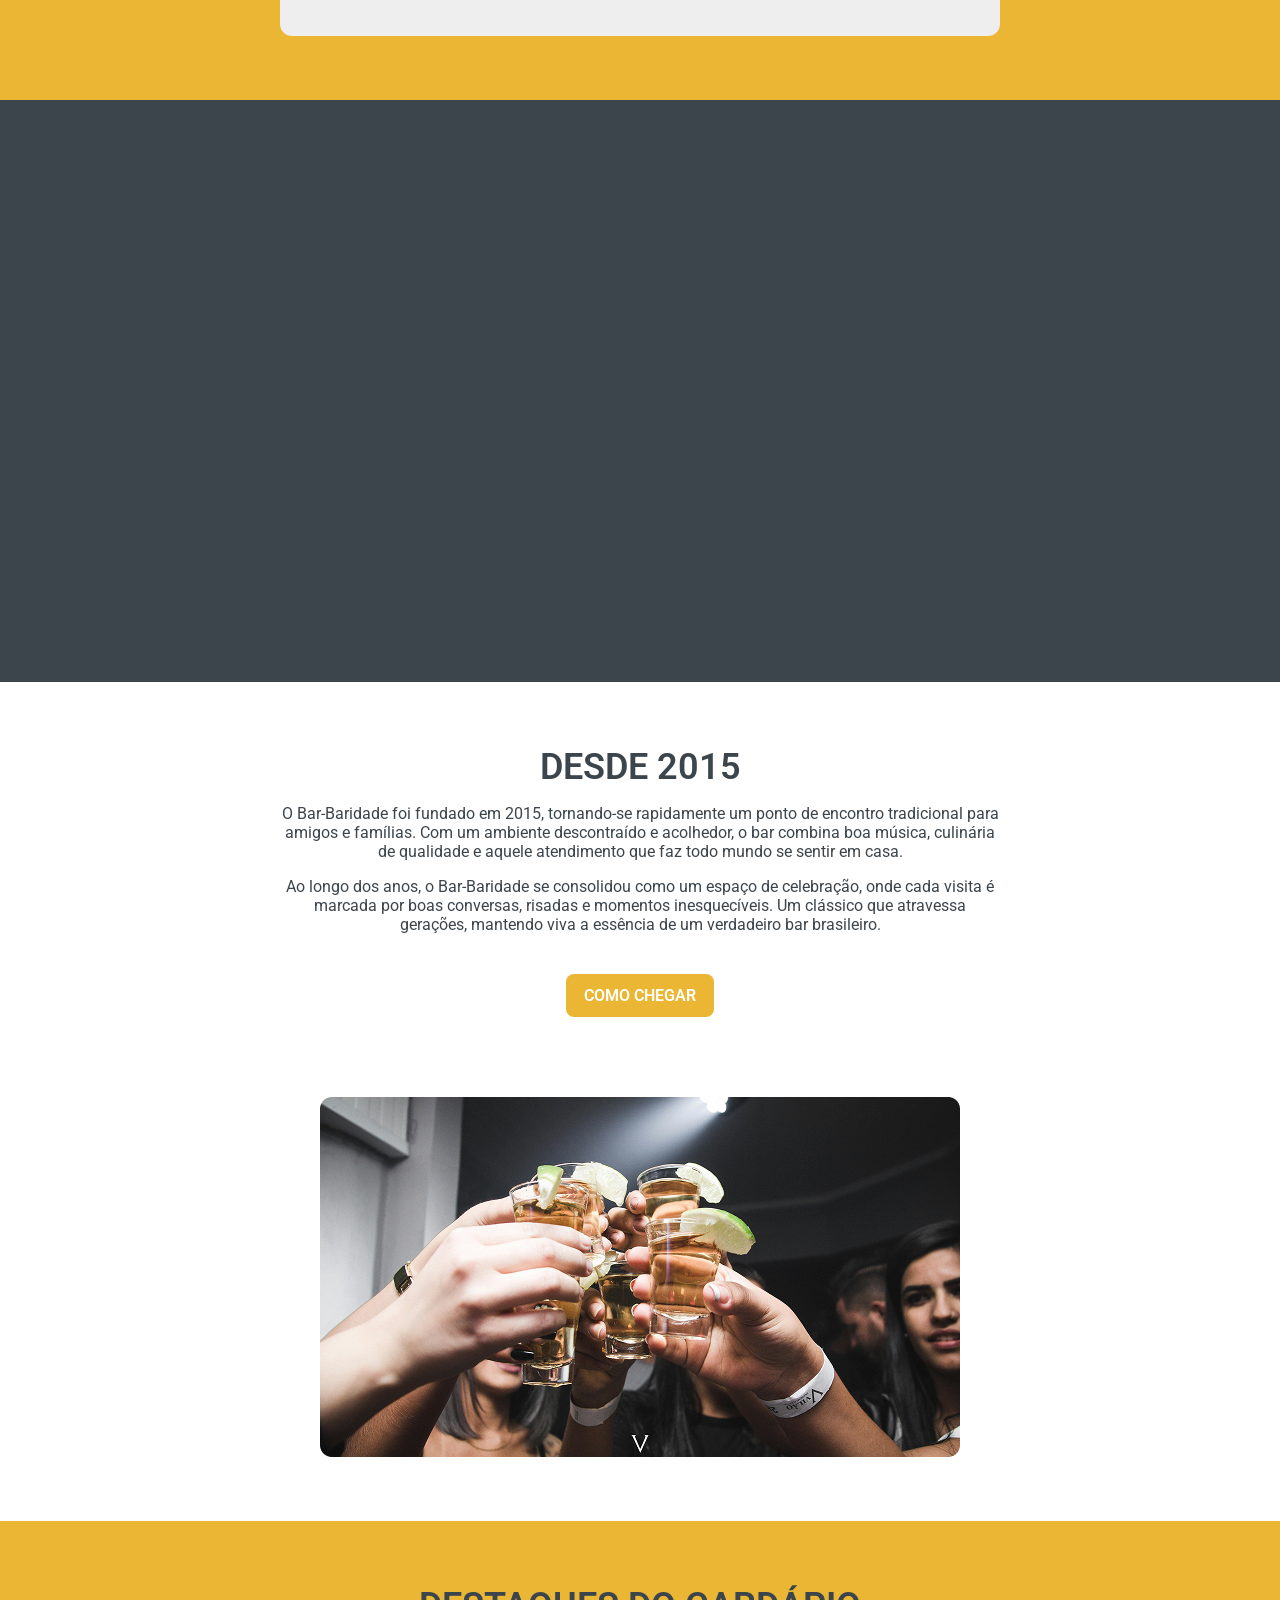
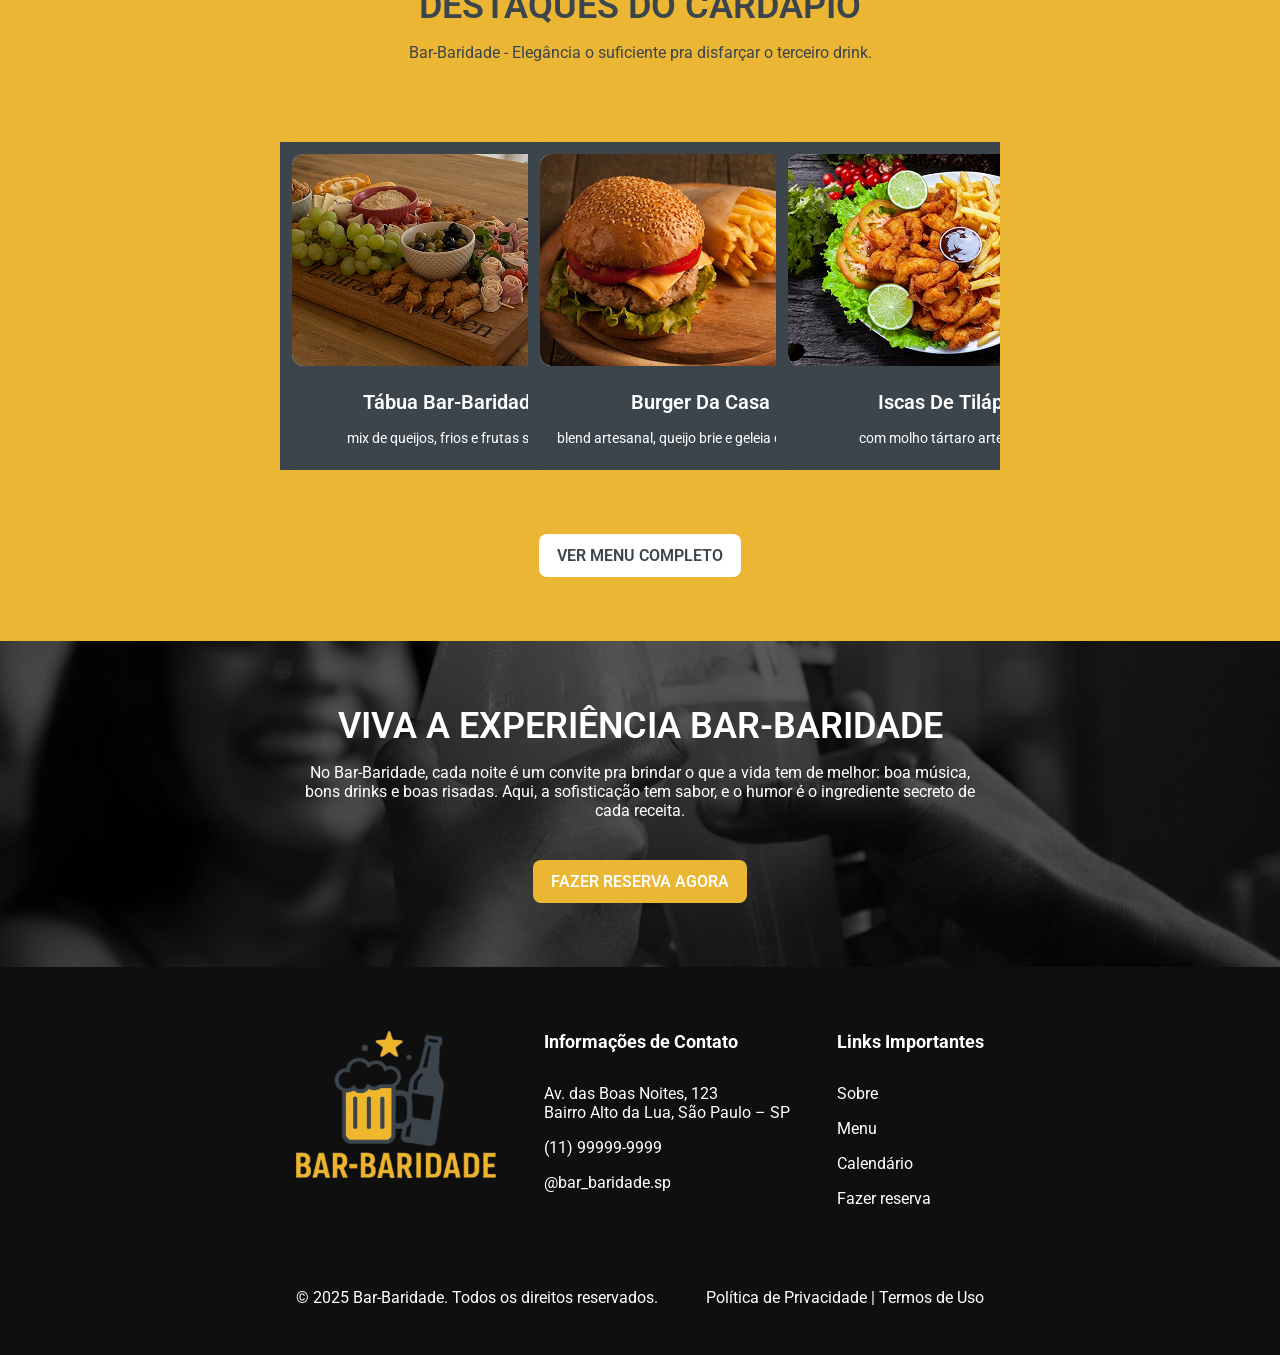
<file: reserva.html>
<!DOCTYPE html>
<html lang="pt-br">
  <head>
    <meta charset="UTF-8" />
    <meta name="viewport" content="width=device-width, initial-scale=1.0" />
    <title>Bar-Baridade | Reserva</title>
    <link rel="stylesheet" href="assets/styles/style.css" />
    <link rel="stylesheet" href="assets/styles/reserva.css" />
    <link
      rel="stylesheet"
      href="https://cdn.jsdelivr.net/npm/swiper@11/swiper-bundle.min.css"
    />
    <link
      rel="shortcut icon"
      href="assets/images/id/favicon-bar-baridade-96x96.png"
      type="image/x-icon"
    />
  </head>
  <body>
    <div id="header-root"></div>
    <div id="hero-subpage-root"></div>

    <section id="reserva-section">
      <div class="container flex form-wrapper">
        <div class="img-form"></div>
        <div class="form-content">
          <h2>Reserve sua mesa</h2>
          <p>
            Porque algumas noites merecem ser planejadas (e brindadas com
            estilo).
          </p>
          <form class="flex" id="form">
            <div>
              <label for="name">Nome completo*</label>
              <input
                type="text"
                name="name"
                id="name"
                placeholder="Pra gente te chamar do jeito certo (e preparar seu lugar com carinho)"
                class="inputs required"
                oninput="nameValidate()"
              />
              <span class="span-required">
                O nome deve ter no mínimo 3 caracteres
              </span>
            </div>
            <div>
              <label for="telefone">Telefone / WhatsApp* (Apenas números)</label>
              <input
                type="tel"
                name="telefone"
                id="telefone"
                placeholder="Caso precise confirmar ou ajustar o horário do seu brinde"
                class="inputs required"
                onblur="mascaraDeTelefone(this)"
                oninput="telefoneValidate(this)"
              />
              <span class="span-required">
                O telefone deve ter no mínimo 8 caracteres
              </span>
            </div>
            <div>
              <label for="email">E-mail*</label>
              <input
                type="email"
                name="email"
                id="email"
                placeholder="Pra enviar a confirmação da reserva"
                class="inputs required"
                oninput="emailValidate()"
              />
              <span class="span-required">
                O e-mail deve ser válido
              </span>
            </div>
            <div class="form-two-columns flex">
              <div>
                <label for="data">Data da reserva*</label>
                <input
                  type="date"
                  name="data"
                  id="data"
                  placeholder="Escolha o dia da sua noite Bar-Baridade"
                  class="inputs required"
                  oninput="dataValidate()"
                />
                <span class="span-required">
                  A data da reserva deve ser válida
                </span>
              </div>
              <div>
                <label for="numero">Número de pessoas*</label>
                <input
                  type="number"
                  name="numero"
                  id="numero"
                  placeholder="Mais gente, mais brindes"
                  class="inputs required"
                  oninput="numeroValidate()"
                />
                <span class="span-required">
                  O número de pessoas deve ser maior ou igual a 1
                </span>
              </div>
            </div>
            <div>
              <button id="button" type="button" class="disabled" disabled onclick="sendWhatsapp()">
              Confirmar reserva
            </div>
          </form>
        </div>
      </div>
    </section>
    <section class="iframe-maps">
      <iframe src="https://www.google.com/maps/embed?pb=!1m18!1m12!1m3!1d467688.89495119266!2d-46.5952992!3d-23.6824124!2m3!1f0!2f0!3f0!3m2!1i1024!2i768!4f13.1!3m3!1m2!1s0x94ce448183a461d1%3A0x9ba94b08ff335bae!2zU8OjbyBQYXVsbywgU1A!5e0!3m2!1spt-BR!2sbr!4v1764451555763!5m2!1spt-BR!2sbr" width="100%" height="450" style="border:0;" allowfullscreen="" loading="lazy" referrerpolicy="no-referrer-when-downgrade"></iframe>
    </section>
    <div id="sobre-root"></div>
    <div id="menu-root"></div>
    <div id="footer-root"></div>

    <script src="components/header/header.js"></script>
    <script src="components/hero-subpages/hero-subpages.js"></script>
    <script src="components/sobre/sobre.js"></script>
    <script src="components/menu/menu.js"></script>
    <script src="components/footer/footer.js"></script>
    <script src="assets/scripts/swiper.js"></script>
    <script src="assets/scripts/form.js"></script>
    <script src="assets/scripts/menu-hamburger.js"></script>
    <script src="https://cdn.jsdelivr.net/npm/swiper@11/swiper-bundle.min.js"></script>
    <script>
      CreateHeroSubpages(
        "Faça sua <span>reserva</span> agora",
        "No Bar Baridade, cada mesa é um convite pra viver uma experiência única: drinks autorais, boa música e aquele clima que transforma qualquer quinta em sexta."
      );
    </script>
  </body>
</html>
</file>
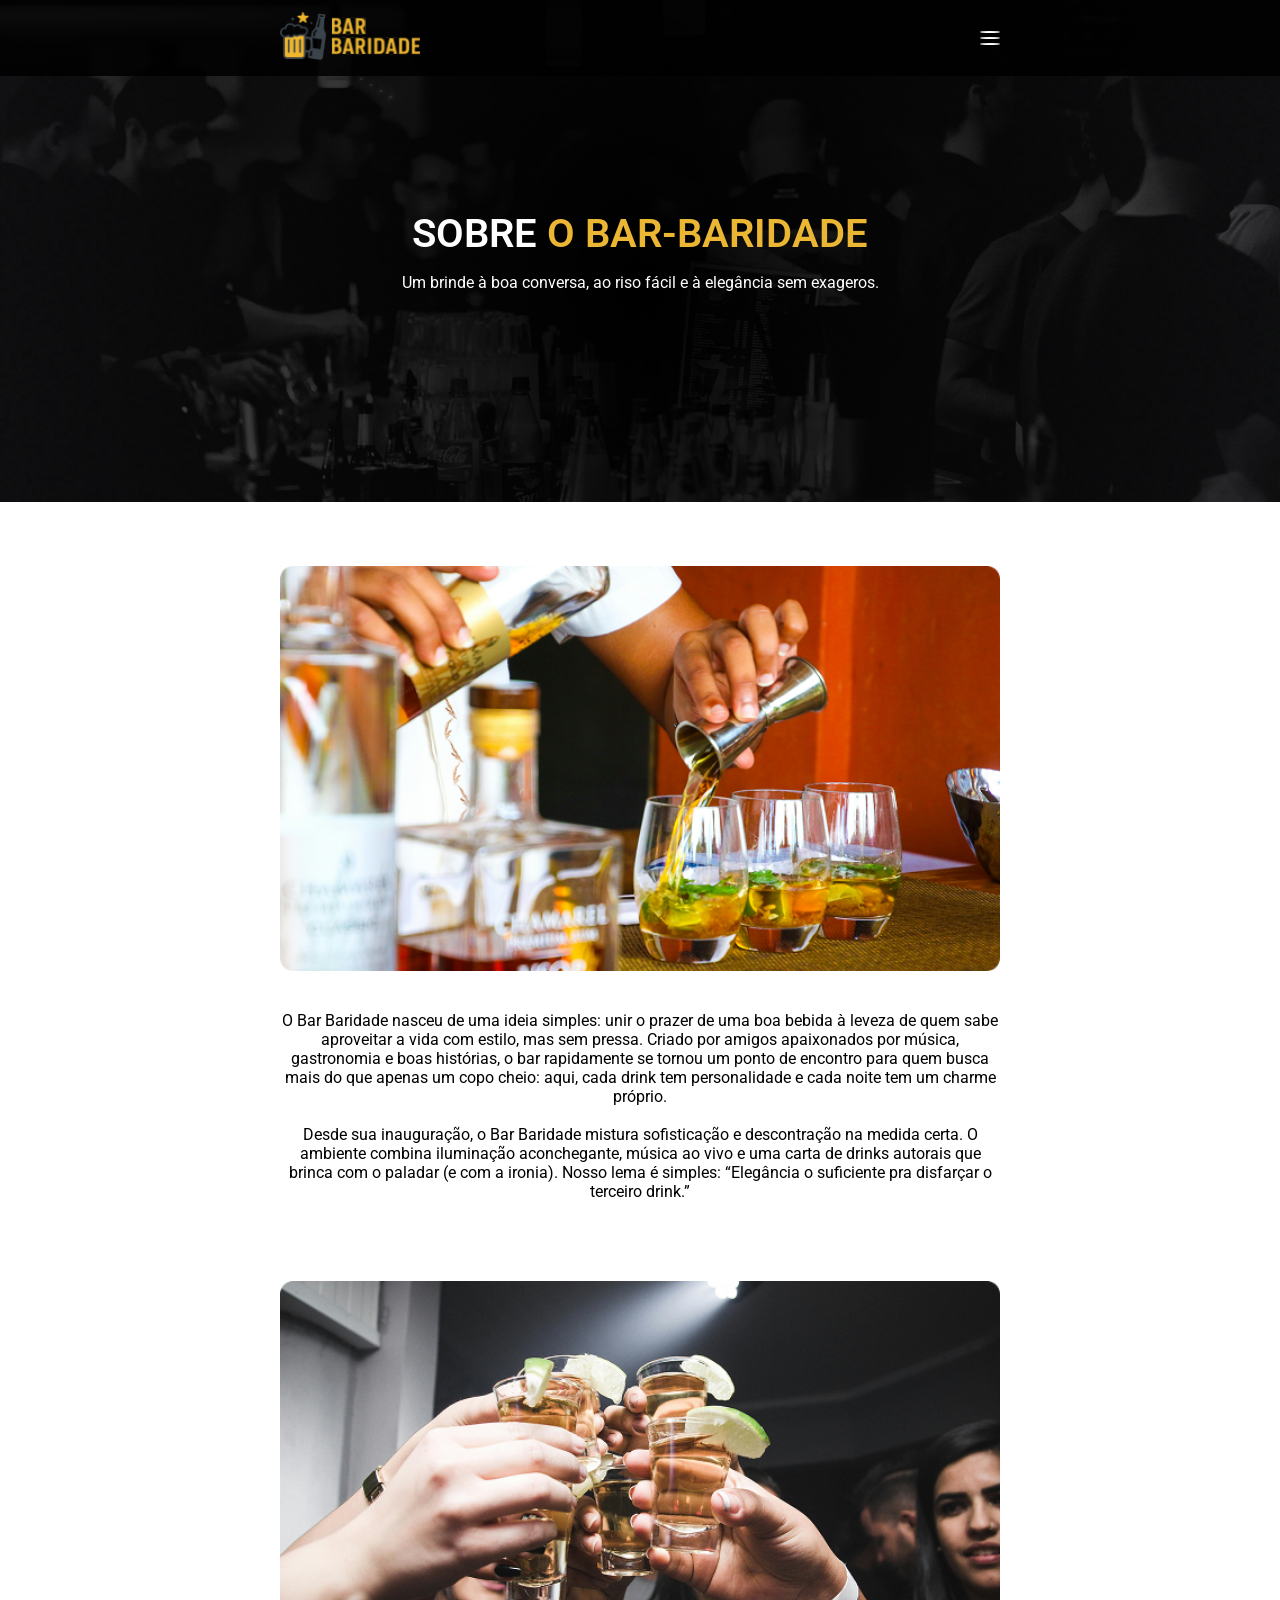
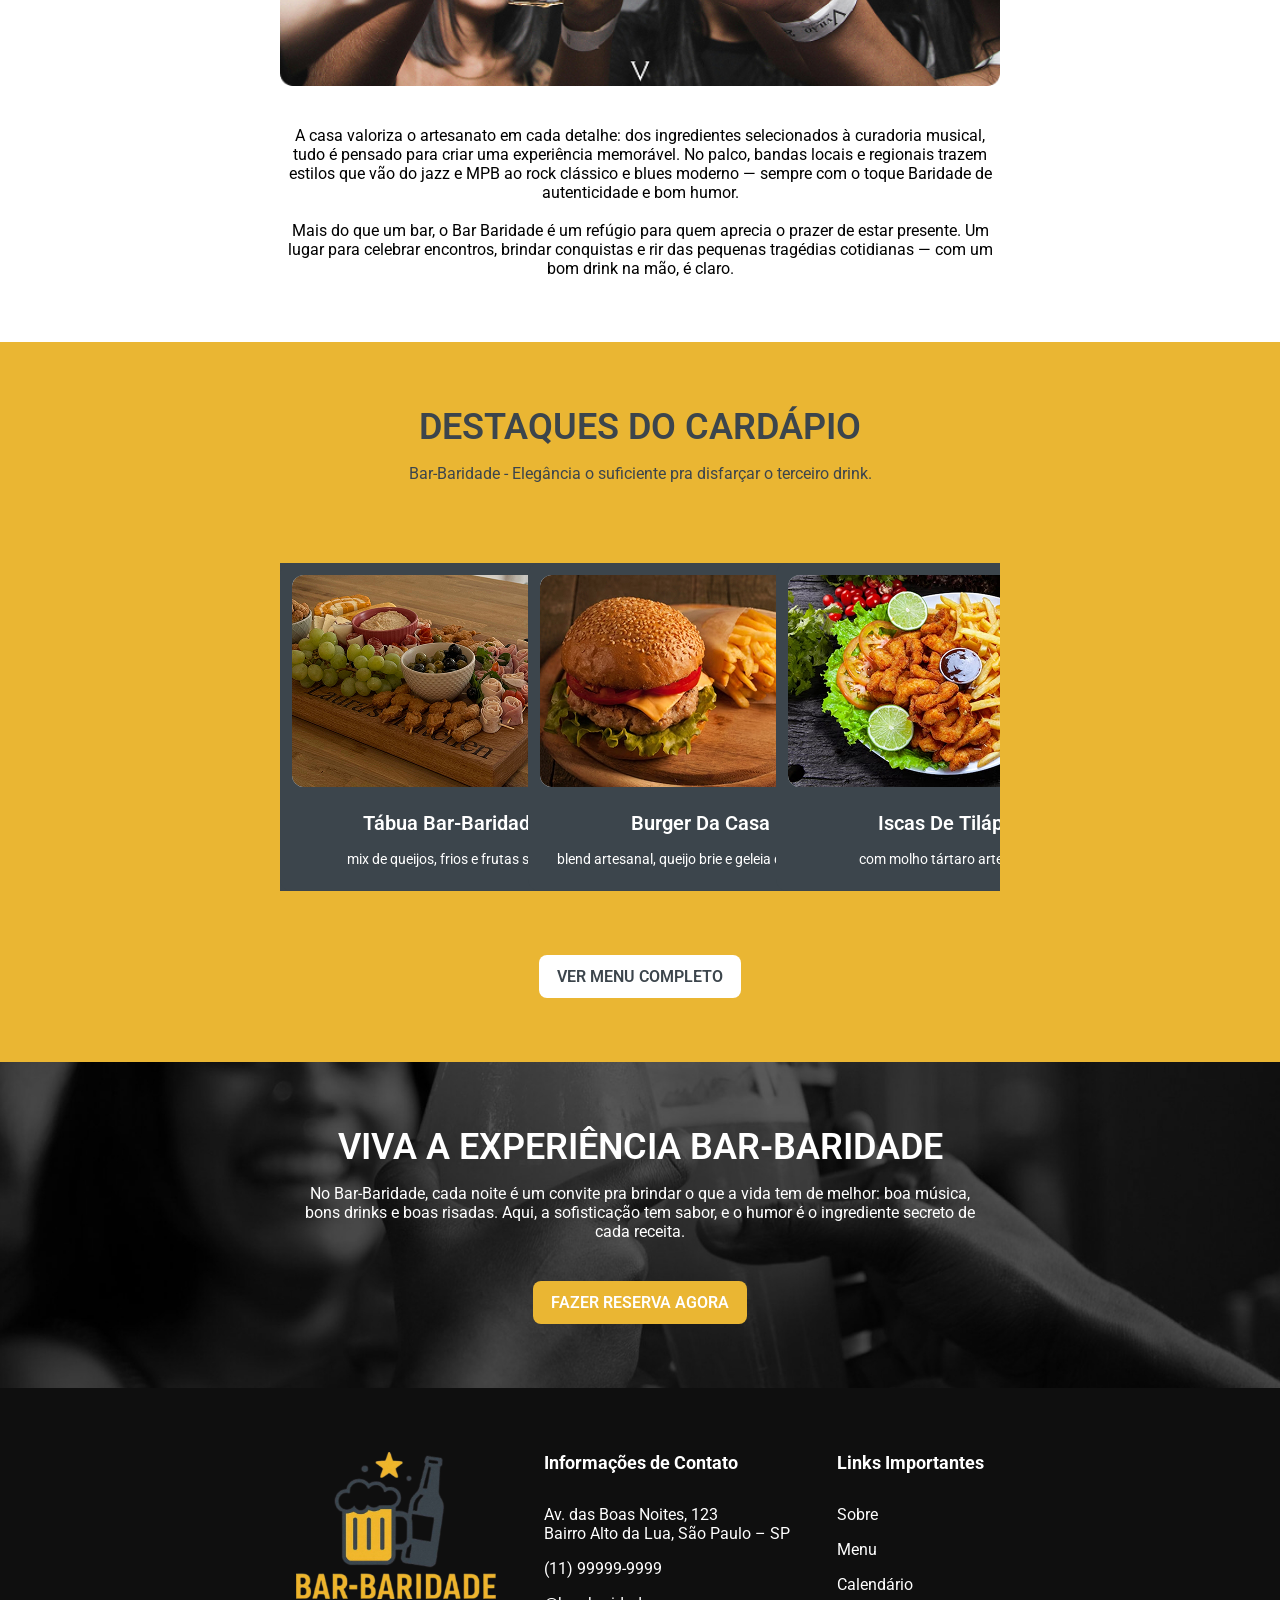
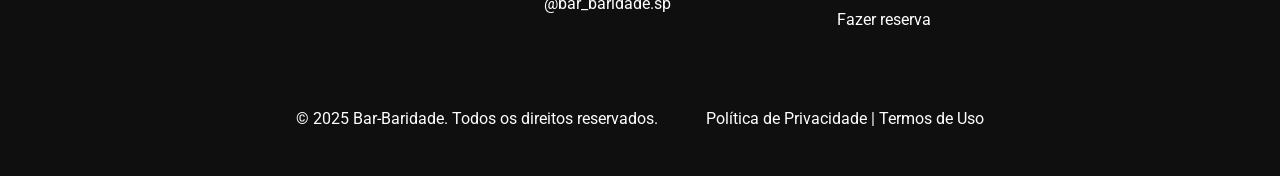
<file: sobre.html>
<!DOCTYPE html>
<html lang="pt-br">
  <head>
    <meta charset="UTF-8" />
    <meta name="viewport" content="width=device-width, initial-scale=1.0" />
    <title>Bar-Baridade | Sobre</title>
    <link rel="stylesheet" href="assets/styles/style.css" />
    <link rel="stylesheet" href="assets/styles/sobre.css" />
    <link
      rel="stylesheet"
      href="https://cdn.jsdelivr.net/npm/swiper@11/swiper-bundle.min.css"
    />
    <link
      rel="shortcut icon"
      href="assets/images/id/favicon-bar-baridade-96x96.png"
      type="image/x-icon"
    />
  </head>
  <body>
    <div id="header-root"></div>
    <div id="hero-subpage-root"></div>
    <section id="about-section">
      <div class="container flex about-content-wrapper">
        <div class="about-content flex">
          <img src="assets/images/img-about-3.jpg" alt="" />
          <div>
            <p>
              O Bar Baridade nasceu de uma ideia simples: unir o prazer de uma
              boa bebida à leveza de quem sabe aproveitar a vida com estilo, mas
              sem pressa. Criado por amigos apaixonados por música, gastronomia
              e boas histórias, o bar rapidamente se tornou um ponto de encontro
              para quem busca mais do que apenas um copo cheio: aqui, cada drink
              tem personalidade e cada noite tem um charme próprio.
            </p>
            <br />
            <p>
              Desde sua inauguração, o Bar Baridade mistura sofisticação e
              descontração na medida certa. O ambiente combina iluminação
              aconchegante, música ao vivo e uma carta de drinks autorais que
              brinca com o paladar (e com a ironia). Nosso lema é simples:
              “Elegância o suficiente pra disfarçar o terceiro drink.”
            </p>
          </div>
        </div>
        <div class="about-content flex">
          <div>
            <p>
              A casa valoriza o artesanato em cada detalhe: dos ingredientes
              selecionados à curadoria musical, tudo é pensado para criar uma
              experiência memorável. No palco, bandas locais e regionais trazem
              estilos que vão do jazz e MPB ao rock clássico e blues moderno —
              sempre com o toque Baridade de autenticidade e bom humor.
            </p>
            <br />
            <p>
              Mais do que um bar, o Bar Baridade é um refúgio para quem aprecia
              o prazer de estar presente. Um lugar para celebrar encontros,
              brindar conquistas e rir das pequenas tragédias cotidianas — com
              um bom drink na mão, é claro.
            </p>
          </div>
          <img src="assets/images/img-about-1.jpg" alt="" />
        </div>
      </div>
    </section>
    <div id="menu-root"></div>
    <div id="footer-root"></div>

    <script src="components/header/header.js"></script>
    <script src="components/hero-subpages/hero-subpages.js"></script>

    <script src="components/footer/footer.js"></script>
    <script src="components/menu/menu.js"></script>
    <script src="assets/scripts/menu-hamburger.js"></script>
    <script src="https://cdn.jsdelivr.net/npm/swiper@11/swiper-bundle.min.js"></script>
    <script src="assets/scripts/swiper.js"></script>

    <script>
      CreateHeroSubpages(
        "Sobre <span>o Bar-Baridade</span>",
        "Um brinde à boa conversa, ao riso fácil e à elegância sem exageros."
      );
    </script>
  </body>
</html>
</file>
<file: assets/styles/style.css>
@import url("https://fonts.googleapis.com/css2?family=Roboto:ital,wght@0,100..900;1,100..900&display=swap");

:root {
  --primary-color: #eab633;
  --secondary-color: #3c454c;

  --dark-grey: #222222;
  --medium-grey: #d9d9d9;
  --light-grey: #eee;

  --white: #ffffff;
  --red: #e63636;
}

* {
  padding: 0;
  margin: 0;
  text-decoration: none;
  list-style: none;
  box-sizing: border-box;
}

html {
  background-color: var(--secondary-color);
  scroll-behavior: smooth;
  font-family: Roboto;
}

/* GLOBAL STYLES */

.container {
  max-width: 1280px;
  margin: 0 auto;
}

.container-960 {
  width: 960px;
  margin: 0 auto;
}

.flex {
  display: flex;
  flex-direction: row;
  align-items: center;
}

.btn-default {
  background-color: var(--primary-color);
  color: var(--white);
  border-radius: 12px;
  transition: all 0.2s;
  padding: 16px 24px;
  text-transform: uppercase;
  font-weight: 600;

  &:hover {
    background-color: var(--secondary-color);
    color: var(--primary-color);
  }
}

.btn-secondary {
  background-color: var(--white);
  color: var(--secondary-color);
  border-radius: 12px;
  transition: all 0.2s;
  padding: 16px 24px;
  text-transform: uppercase;
  font-weight: 600;

  &:hover {
    background-color: var(--secondary-color);
    color: var(--primary-color);
  }
}

.btn-tertiary {
  background-color: var(--primary-color);
  color: var(--white);
  border-radius: 12px;
  transition: all 0.2s;
  padding: 16px 24px;
  text-transform: uppercase;
  font-weight: 600;

  &:hover {
    background-color: var(--white);
    color: var(--primary-color);
  }
}

@media (max-width: 1280px) {
  .container {
    max-width: 720px;
  }

  .btn-default {
    border-radius: 8px;
    padding: 12px 18px;
  }

  .btn-secondary {
    border-radius: 8px;
    padding: 12px 18px;
  }

  .btn-tertiary {
    border-radius: 8px;
    padding: 12px 18px;
  }
}

@media (max-width: 720px) {
  .container {
    max-width: 320px;
  }

  .flex {
    flex-direction: column;
    align-items: center;
  }
}
</file>
<file: assets/styles/home.css>
#hero-section {
  position: relative;

  .slider-text {
    position: absolute;
    top: 35%;
    width: 100%;
    z-index: 3;
    text-align: center;
    flex-direction: column;
    gap: 48px;
    color: var(--white);

    h1 {
      font-size: 80px;
      color: var(--white);
    }

    span {
      color: var(--primary-color);
    }

    a {
      padding: 16px 48px;
    }

    p {
      font-size: 18px;
    }
  }

  .swiper {
    .slider-hero-1 {
      width: 100vw;
      height: 100vh;
      background: url("../images/banner-bar-baridade-1.jpg") center center
        no-repeat;
      background-size: cover;

      &:before {
        content: "";
        position: absolute;
        top: 0;
        right: 0;
        bottom: 0;
        left: 0;
        background-image: radial-gradient(circle, #000000 30%, #000000dd 100%);
        opacity: 0.9;
      }
    }

    .slider-hero-2 {
      width: 100vw;
      height: 100vh;
      background: url("../images/banner-bar-baridade-2.jpg") center center
        no-repeat;
      background-size: cover;

      &:before {
        content: "";
        position: absolute;
        top: 0;
        right: 0;
        bottom: 0;
        left: 0;
        background-image: radial-gradient(circle, #000000 30%, #000000dd 100%);
        opacity: 0.9;
      }
    }

    .slider-hero-3 {
      width: 100vw;
      height: 100vh;
      background: url("../images/banner-bar-baridade-3.jpg") center center
        no-repeat;
      background-size: cover;

      &:before {
        content: "";
        position: absolute;
        top: 0;
        right: 0;
        bottom: 0;
        left: 0;
        background-image: radial-gradient(circle, #000000 30%, #000000dd 100%);
        opacity: 0.9;
      }
    }

    .slider-hero-4 {
      width: 100vw;
      height: 100vh;
      background: url("../images/banner-bar-baridade-4.jpg") center center
        no-repeat;
      background-size: cover;

      &:before {
        content: "";
        position: absolute;
        top: 0;
        right: 0;
        bottom: 0;
        left: 0;
        background-image: radial-gradient(circle, #000000 30%, #000000dd 100%);
        opacity: 0.9;
      }
    }
  }
}

.iframe-maps {
  padding: 96px 0;
  background-color: var(--white);

  div {
    max-width: 960px;
    margin: 0 auto;

    iframe {
      border-radius: 12px;
    }
  }
}

#calendario-section {
  width: 100%;

  .img-calendario {
    width: 50%;
    height: 90vh;
    background: url("../images/banda-tocando-no-bar.jpg") center center
      no-repeat;
    background-size: cover;
  }

  .text-calendario {
    width: 50%;
    display: flex;
    flex-direction: column;
    justify-content: center;
    align-items: center;

    h2 {
      font-size: 48px;
      font-weight: 600;
      text-transform: uppercase;
      color: var(--primary-color);
      margin-bottom: 12px;
    }

    h3 {
      font-size: 32px;
      font-weight: 600;
      color: var(--white);
      margin-bottom: 70px;
    }

    .bandas-calendario {
      color: var(--white);
      display: flex;
      flex-direction: column;
      gap: 40px;
      align-items: flex-start;

      div {
        display: flex;
        flex-direction: column;
        gap: 12px;

        .calendario-banda-title {
          font-weight: 600;
          font-size: 20px;

          span {
            text-decoration: underline;
          }
        }
      }
    }
  }
}

@media (max-width: 1280px) {
  #hero-section {
    .slider-hero-1 {
      height: 80vh !important;
    }

    .slider-hero-2 {
      height: 80vh !important;
    }

    .slider-hero-3 {
      height: 80vh !important;
    }

    .slider-hero-4 {
      height: 80vh !important;
    }

    .slider-text {
      top: 35%;
      padding: 0 16px;

      h1 {
        font-size: 48px;
      }

      p {
        font-size: 16px;
      }
    }
  }

  #calendario-section {
    flex-direction: column;

    .img-calendario {
      width: 100%;
      height: 40vh;
    }

    .text-calendario {
      width: 100%;
      padding: 64px 16px;

      h2 {
        font-size: 36px;
      }

      h3 {
        font-size: 24px;
      }
    }
  }

  .iframe-maps {
    padding: 64px 16px;
  }
}

@media (max-width: 720px) {
  #hero-section {
    .slider-text {
      top: 35%;
      gap: 32px;

      h1 {
        font-size: 32px;
      }

      p {
        font-size: 14px;
      }
    }
  }

  #calendario-section {
    .text-calendario {
      h2 {
        font-size: 24px;
      }

      h3 {
        font-size: 18px;
      }

      .bandas-calendario {
        div {
          display: flex;
          flex-direction: column;
          gap: 12px;

          .calendario-banda-title {
            font-weight: 600;
            font-size: 16px;
          }

          .calendario-banda-desc {
            font-size: 14px;
          }
        }
      }
    }
  }
}
</file>
<file: assets/styles/calendario.css>
.show-section {
  justify-content: center;
  gap: 40px;
  padding: 64px 0;
  background-color: var(--white);

  img {
    max-width: 540px;
    width: 100%;
    border-radius: 12px;
  }

  .show-text {
    flex-direction: column;
    gap: 20px;
    align-items: flex-start;
    max-width: 540px;

    h2 {
      margin-top: 0;
      color: #333;
    }

    p {
      font-size: 16px;
      color: #555;
    }
  }
}

.show-section:nth-child(even) {
  flex-direction: row-reverse;
  background-color: var(--light-grey);
}

@media (max-width: 1280px) {
  .show-section {
    flex-direction: column;
    gap: 40px;
    padding: 64px 16px;

    .show-text {
      max-width: 100%;
    }
  }

  .show-section:nth-child(even) {
    flex-direction: column;
    gap: 40px;
    padding: 64px 16px;
  }
}

@media (max-width: 720px) {
  .show-section {
    img {
      max-width: 320px;
    }
  }
}
</file>
<file: assets/styles/menu.css>
#menu-section {
  background-color: var(--white);
  padding: 96px 0;

  .categorias {
    display: flex;
    justify-content: center;
    gap: 40px;
  }

  .menu-grid {
    display: grid;
    gap: 40px;
    align-items: start;

    .section {
      h2 {
        font-size: 48px;
        font-weight: 600;
        text-align: center;
        text-transform: uppercase;
        color: var(--primary-color);
        margin: 96px 0 64px;
      }

      .cards {
        display: grid;
        grid-template-columns: 1fr 1fr 1fr;
        gap: 80px;

        .card {
          background: var(--secondary-color);
          border-radius: 16px;
          padding: 12px 12px 24px;
          text-align: center;
          color: white;

          img {
            width: 100%;
            border-radius: 14px;
          }

          h3 {
            font-weight: 600;
            font-size: 24px;
            letter-spacing: 0.2px;
            margin: 16px 0 12px;
          }

          p {
            font-size: 14px;
          }
        }
      }
    }
  }
}

@media (max-width: 1280px) {
  #menu-section {
    background-color: var(--white);
    padding: 64px 16px;

    .categorias {
      flex-wrap: wrap;
      gap: 24px;
    }

    .menu-grid {
      .section {
        h2 {
          font-size: 36px;
          margin: 80px 0 64px;
        }

        .cards {
          display: grid;
          grid-template-columns: 1fr 1fr;

          .card {
            h3 {
              font-size: 20px;
            }
          }
        }
      }
    }
  }
}

@media (max-width: 720px) {
  #menu-section {

    .categorias {
      gap: 16px;
      font-size: 14px;
    }

    .menu-grid {
      gap: 24px;

      .section {
        h2 {
          font-size: 24px;
        }

        .cards {
          display: grid;
          grid-template-columns: 1fr;
          gap: 40px;

          .card {

            h3 {
              font-size: 18px;
            }

            p {
              font-size: 12px;
            }
          }
        }
      }
    }
  }
}
</file>
<file: assets/styles/reserva.css>
#reserva-section {
  background-color: var(--primary-color);
  padding: 96px 0;

  .form-wrapper {
    background-color: var(--light-grey);
    border-radius: 12px;

    .img-form {
      background: url("../images/img-about-1.jpg") center center no-repeat;
      background-size: cover;
      width: 640px;
      height: 600px;
      border-radius: 12px 0 0 12px;
    }

    .form-content {
      padding: 0 32px;
      width: 50%;

      h2 {
        font-size: 20px;
        font-weight: 600;
        margin-bottom: 12px;
      }

      form {
        margin-top: 24px;
        flex-direction: column;
        align-items: flex-start;
        gap: 24px;

        .form-two-columns {
          gap: 40px;

          div {
            width: 50%;
          }
        }

        div {
          width: 100%;

          label {
            display: block;
            margin-bottom: 8px;
          }

          input {
            width: 100%;
            padding: 12px;
            border: 2px solid var(--medium-grey);
            border-radius: 12px;
            background-color: var(--medium-grey);
            font-size: 16px;
            font-family: Roboto;
          }

          input:focus {
            outline: none;
          }

          span {
            display: none;
            margin: 6px 0 0 3px;
            color: red;
            font-size: 12px;
          }

          button {
            width: 100%;
            padding: 16px;
            border-radius: 12px;
            border: none;
            background-color: var(--secondary-color);
            color: var(--white);
            text-transform: uppercase;
            font-weight: 600;
            font-size: 18px;
            font-family: Roboto;
            transition: all 0.2s;
            cursor: pointer;
          }

          button:hover {
            background-color: var(--primary-color);
            color: var(--secondary-color);
          }

          button.disabled {
            opacity: 0.6;
            cursor: not-allowed;
          }

          button.disabled:hover {
            background-color: var(--red);
            color: var(--white);
          }
        }
      }
    }
  }
}

.iframe-maps {
  padding: 96px 0;
  max-width: 960px;
  margin: 0 auto;

  iframe {
    border-radius: 12px;
  }
}

@media (max-width: 1280px) {
  #reserva-section {
    padding: 64px 16px;

    .form-wrapper {
      flex-direction: column;

      .img-form {
        background: url("../images/img-about-1.jpg") center center no-repeat;
        background-size: cover;
        width: 100%;
        height: 400px;
        border-radius: 12px 12px 0px 0px;
      }

      .form-content {
        padding: 64px 32px;
        width: 100%;

        form {
          margin-top: 40px;
        }
      }
    }
  }

  .iframe-maps {
    padding: 64px 16px;
  }
}

@media (max-width: 720px) {
  #reserva-section {
    .form-wrapper {
      .img-form {
        background: url("../images/img-about-1.jpg") center center no-repeat;
        background-size: cover;
        width: 100%;
        height: 280px;
        border-radius: 12px 12px 0 0;
      }

      .form-content {
        padding: 32px 16px;
        width: 100%;

        form {
          .form-two-columns {
            gap: 24px;

            div {
              width: 100%;
            }
          }

          div {
            label {
              font-size: 14px;
            }

            input {
              font-size: 12px;
            }

            span {
              font-size: 8px;
            }

            button {
              font-size: 14px;
            }
          }
        }
      }
    }
  }
}
</file>
<file: assets/styles/sobre.css>
#about-section {
  background-color: var(--white);
  padding: 96px 0;

  .about-content-wrapper {
    flex-direction: column;
    gap: 96px;

    .about-content {
      gap: 80px;
      text-align: center;
    }
  }
}

@media (max-width: 1280px) {
  #about-section {
    padding: 64px 16px;

    .about-content-wrapper {
      gap: 80px;

      .about-content {
        gap: 40px;
        flex-direction: column;

        img {
          max-width: 1260px;
          width: 100%;
        }
      }

      .about-content:nth-child(2) {
        flex-direction: column-reverse;
      }
    }
  }
}

@media (max-width: 720px) {
  #about-section {
    .about-content-wrapper {
      flex-direction: column;
      gap: 40px;

      img {
        max-width: 300px;
      }
    }
  }
}
</file>
